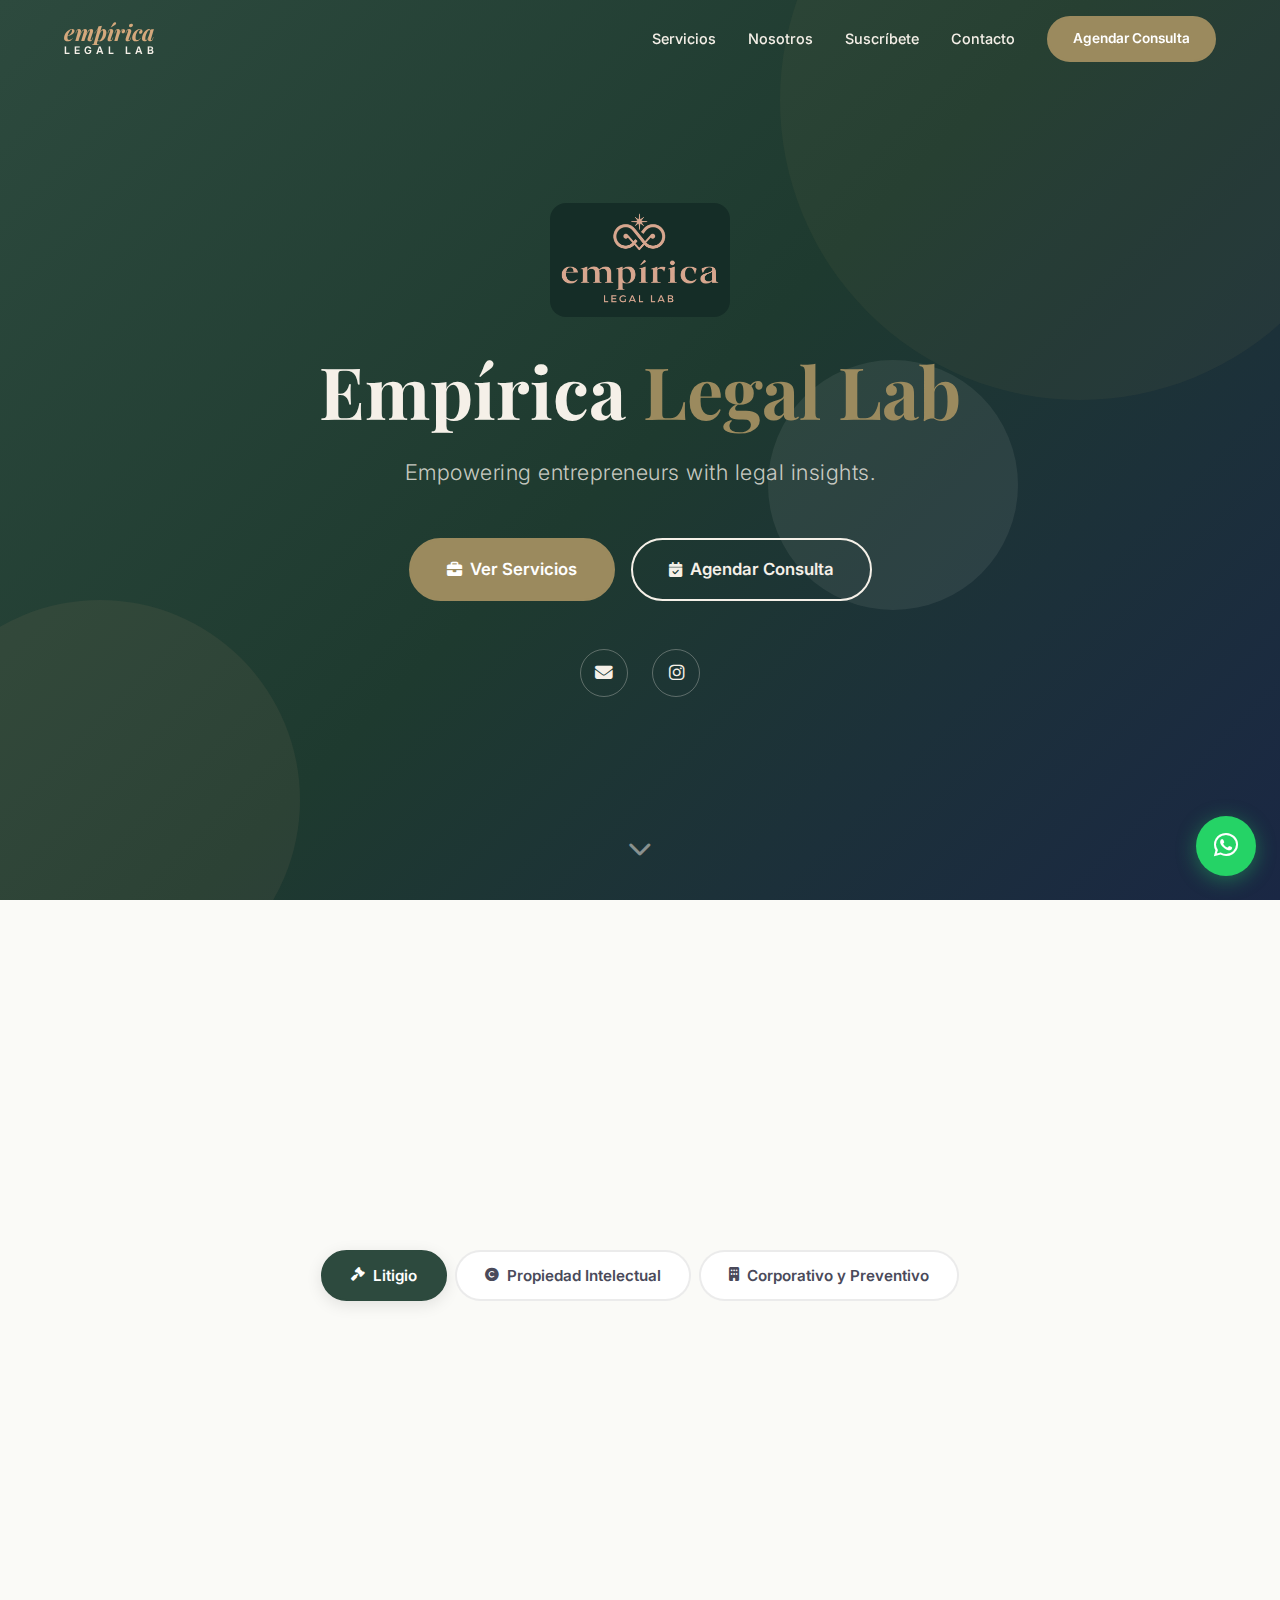
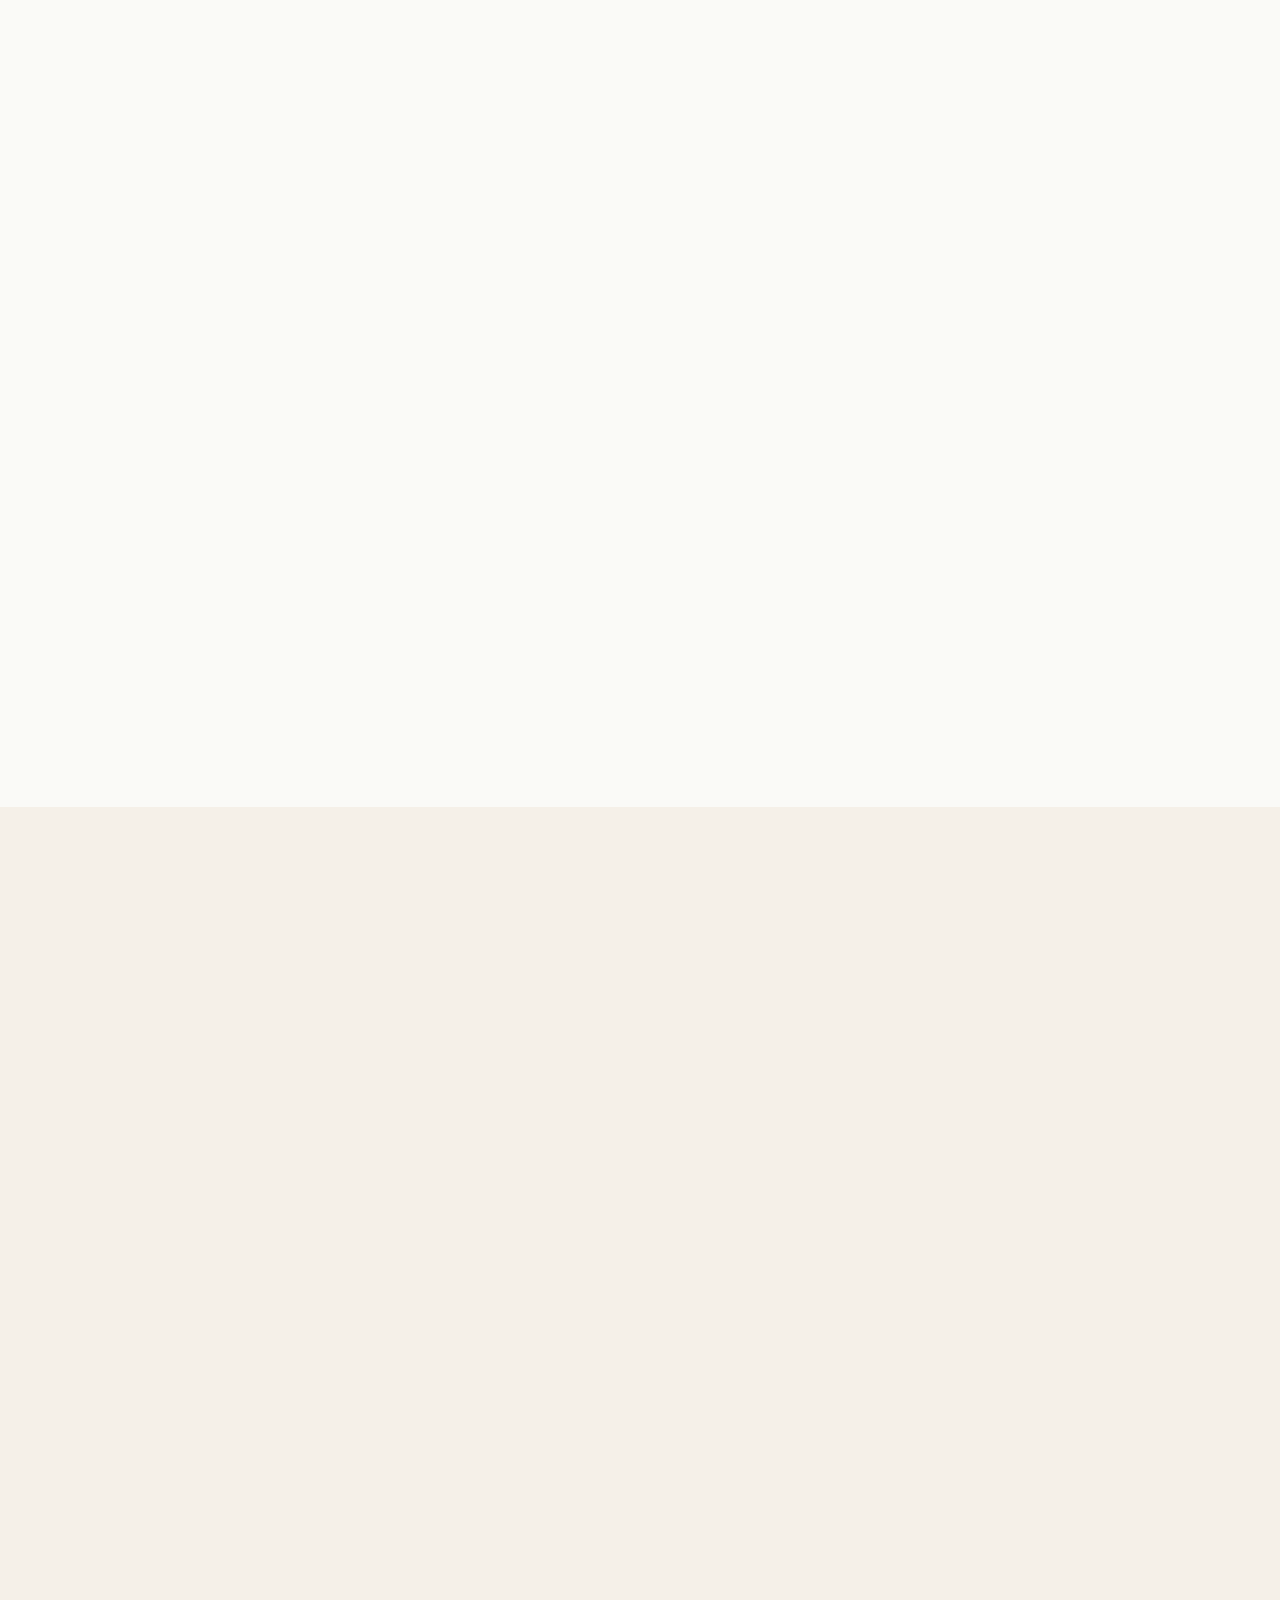
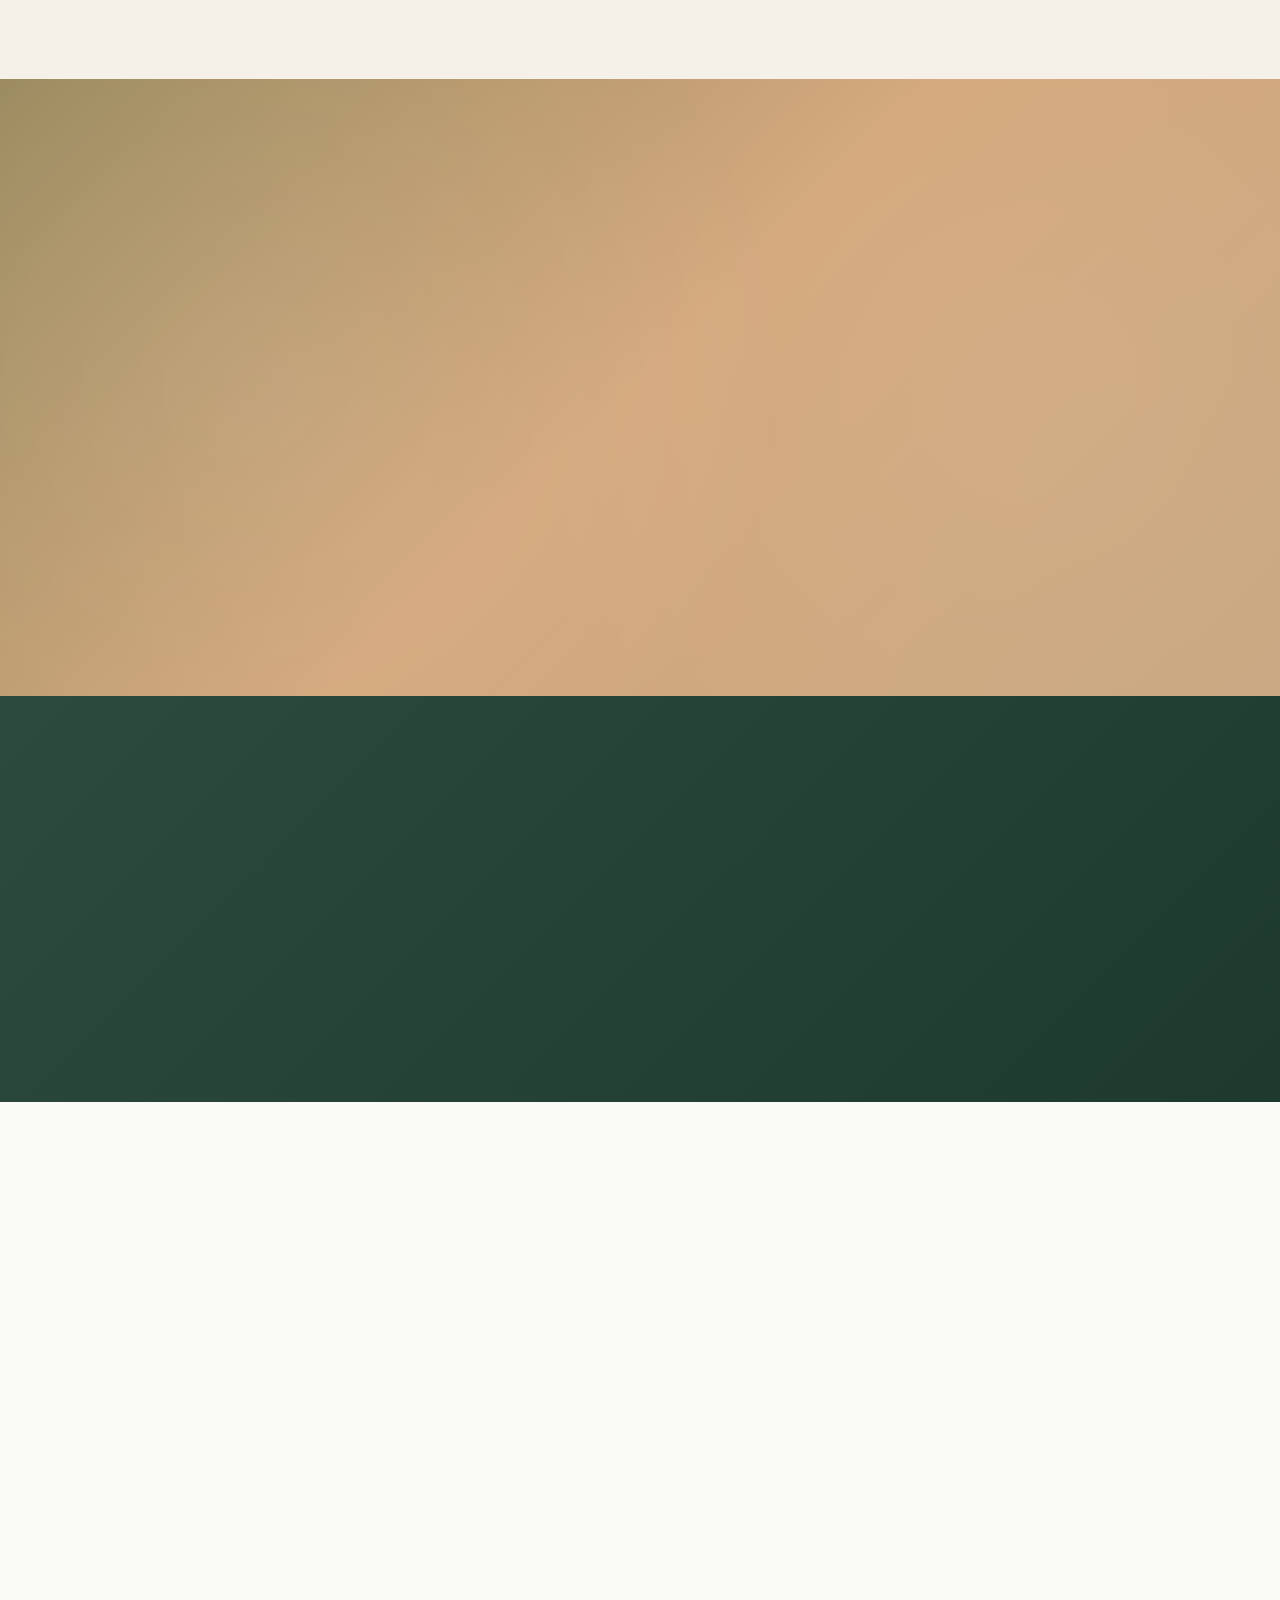
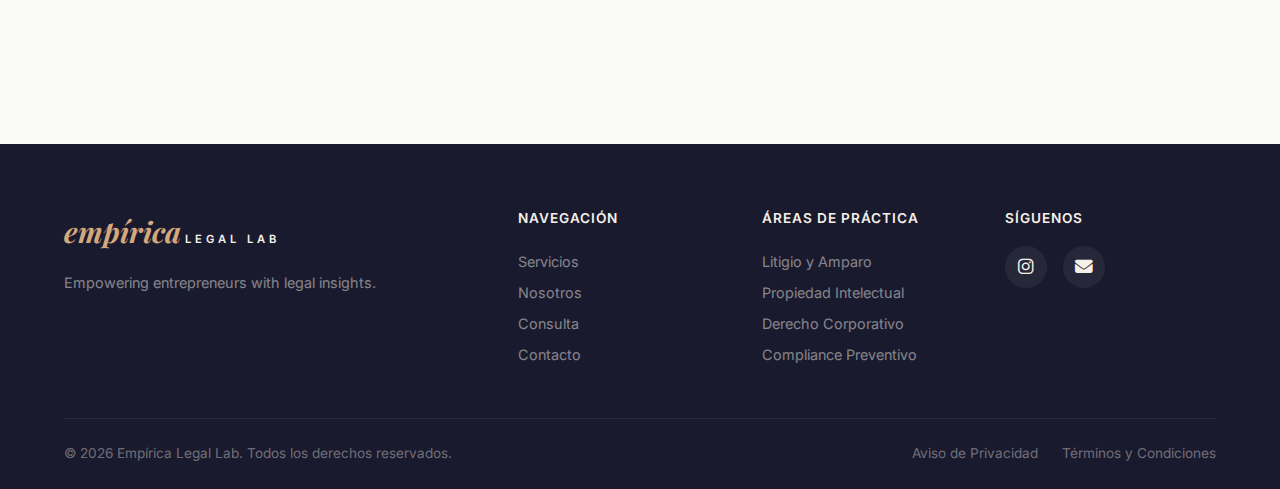
<file: index.html>
<!DOCTYPE html>
<html lang="es">
<head>
    <meta charset="UTF-8">
    <meta name="viewport" content="width=device-width, initial-scale=1.0">
    <title>Empírica Legal Lab — Asesoría Legal para Emprendedores en México</title>
    <meta name="description" content="Empírica Legal Lab: soluciones legales integrales para emprendedores, empresas y corporativos en México. Litigio, propiedad intelectual, derecho corporativo, compliance y fiscalización preventiva para hoteles y empresas. Agenda tu consulta.">
    <meta name="keywords" content="despacho jurídico México, abogados emprendedores, registro de marca IMPI, contratos personalizados, sociedad jurídica, juicio de amparo, litigio México, derechos de autor INDAUTOR, aviso de privacidad, consultoría legal, Empírica Legal Lab, corresponsalías legales, compliance corporativo, fiscalización preventiva, derecho preventivo empresas, derecho corporativo hoteles, mitigación riesgos legales">
    <meta name="author" content="Empírica Legal Lab">
    <meta name="robots" content="index, follow">
    <meta name="googlebot" content="index, follow">
    <link rel="canonical" href="https://empirica.mx/">

    <!-- Open Graph / Facebook -->
    <meta property="og:title" content="Empírica Legal Lab — Asesoría Legal para Emprendedores">
    <meta property="og:description" content="Soluciones legales diseñadas para emprendedores y empresas en crecimiento. Registro de marca, contratos, sociedades, litigio y más.">
    <meta property="og:type" content="website">
    <meta property="og:url" content="https://empirica.mx">
    <meta property="og:image" content="https://empirica.mx/assets/images/logo/og-image.png">
    <meta property="og:locale" content="es_MX">
    <meta property="og:site_name" content="Empírica Legal Lab">

    <!-- Twitter Card -->
    <meta name="twitter:card" content="summary_large_image">
    <meta name="twitter:title" content="Empírica Legal Lab — Asesoría Legal para Emprendedores">
    <meta name="twitter:description" content="Soluciones legales diseñadas para emprendedores y empresas en crecimiento.">
    <meta name="twitter:image" content="https://empirica.mx/assets/images/logo/og-image.png">

    <!-- Favicon -->
    <link rel="icon" type="image/png" href="assets/images/logo/favicon.png">
    <link rel="apple-touch-icon" href="assets/images/logo/apple-touch-icon.png">

    <!-- Google Fonts -->
    <link rel="preconnect" href="https://fonts.googleapis.com">
    <link rel="preconnect" href="https://fonts.gstatic.com" crossorigin>
    <link href="https://fonts.googleapis.com/css2?family=Playfair+Display:ital,wght@0,400;0,600;0,700;1,400&family=Inter:wght@300;400;500;600;700&display=swap" rel="stylesheet">

    <!-- Font Awesome -->
    <link rel="stylesheet" href="https://cdnjs.cloudflare.com/ajax/libs/font-awesome/6.5.1/css/all.min.css">

    <!-- Stylesheet -->
    <link rel="stylesheet" href="css/styles.css">

    <!-- Schema.org Structured Data -->
    <script type="application/ld+json">
    {
        "@context": "https://schema.org",
        "@type": "LegalService",
        "name": "Empírica Legal Lab",
        "description": "Despacho jurídico para emprendedores y corporativos. Litigio, propiedad intelectual, derecho corporativo, compliance y fiscalización preventiva.",
        "url": "https://empirica.mx",
        "logo": "https://empirica.mx/assets/images/logo/logo.png",
        "email": "frida@empirica.mx",
        "telephone": "+529982570828",
        "sameAs": [
            "https://instagram.com/empiricalegalab"
        ],
        "priceRange": "$$",
        "areaServed": {
            "@type": "Country",
            "name": "México"
        },
        "serviceType": [
            "Litigio y Juicio de Amparo",
            "Corresponsalías",
            "Transcripciones Legales",
            "Registro de Marca",
            "Derechos de Autor",
            "Legal English for Real Estate",
            "Compliance y Fiscalización Preventiva",
            "Creación de Sociedades Jurídicas",
            "Contratos Personalizados",
            "Aviso de Privacidad",
            "Consulta Legal Personalizada",
            "Derecho Corporativo y Preventivo"
        ],
        "knowsLanguage": ["es", "en"]
    }
    </script>
</head>
<body>

    <!-- ===================== NAVBAR ===================== -->
    <nav class="navbar" id="navbar">
        <div class="container navbar-inner">
            <a href="#" class="navbar-brand">
                <span class="brand-empirica">empírica</span>
                <span class="brand-legal">LEGAL LAB</span>
            </a>
            <div class="navbar-links" id="nav-links">
                <a href="#servicios">Servicios</a>
                <a href="#nosotros">Nosotros</a>
                <a href="#newsletter">Suscríbete</a>
                <a href="#contacto">Contacto</a>
                <a href="#consulta" class="btn btn-nav">Agendar Consulta</a>
            </div>
            <button class="navbar-toggle" id="nav-toggle" aria-label="Abrir menú">
                <i class="fas fa-bars"></i>
            </button>
        </div>
    </nav>

    <!-- ===================== HERO ===================== -->
    <section class="hero" id="hero">
        <div class="hero-bg-shapes">
            <div class="shape shape-1"></div>
            <div class="shape shape-2"></div>
            <div class="shape shape-3"></div>
        </div>
        <div class="container hero-content">
            <div class="hero-logo-wrapper">
                <img src="assets/images/logo/logo.png" alt="Empírica Legal Lab Logo" class="hero-logo-img"
                     onerror="this.style.display='none'; this.nextElementSibling.style.display='flex';">
            </div>
            <h1 class="hero-title">Empírica <span class="text-gold">Legal Lab</span></h1>
            <p class="hero-tagline">Empowering entrepreneurs with legal insights.</p>
            <div class="hero-ctas">
                <a href="#servicios" class="btn btn-primary btn-lg">
                    <i class="fas fa-briefcase"></i> Ver Servicios
                </a>
                <a href="#consulta" class="btn btn-outline btn-lg">
                    <i class="fas fa-calendar-check"></i> Agendar Consulta
                </a>
            </div>
            <div class="hero-social">
                <a href="mailto:frida@empirica.mx" title="Email" aria-label="Enviar email">
                    <i class="fas fa-envelope"></i>
                </a>
                <a href="https://instagram.com/empiricalegalab" target="_blank" rel="noopener" title="Instagram" aria-label="Instagram">
                    <i class="fab fa-instagram"></i>
                </a>
            </div>
        </div>
        <div class="hero-scroll-indicator">
            <a href="#servicios" aria-label="Ir a servicios">
                <i class="fas fa-chevron-down"></i>
            </a>
        </div>
    </section>

    <!-- ===================== SERVICIOS ===================== -->
    <section class="services" id="servicios">
        <div class="container">
            <div class="section-header">
                <span class="section-tag">Lo que hacemos</span>
                <h2>Nuestros Servicios</h2>
                <p>Soluciones legales integrales para emprendedores, empresas en crecimiento y corporativos</p>
            </div>

            <!-- Category Tabs -->
            <div class="services-tabs" role="tablist">
                <button class="services-tab active" role="tab" aria-selected="true" data-category="litigio">
                    <i class="fas fa-gavel"></i>
                    <span>Litigio</span>
                </button>
                <button class="services-tab" role="tab" aria-selected="false" data-category="propiedad-intelectual">
                    <i class="fas fa-copyright"></i>
                    <span>Propiedad Intelectual</span>
                </button>
                <button class="services-tab" role="tab" aria-selected="false" data-category="corporativo">
                    <i class="fas fa-building"></i>
                    <span>Corporativo y Preventivo</span>
                </button>
            </div>

            <!-- ═══ CATEGORÍA 1: LITIGIO ═══ -->
            <div class="services-category active" id="cat-litigio" role="tabpanel">
                <div class="category-intro">
                    <h3>Litigio y Defensa Legal</h3>
                    <p>Representación estratégica y defensa jurídica con experiencia comprobada en todas las instancias. Protegemos tus derechos con rigor técnico y compromiso absoluto.</p>
                </div>
                <div class="services-grid">

                    <article class="service-card" data-service="litigio" role="button" tabindex="0">
                        <div class="service-card-visual">
                            <img src="assets/images/services/4.jpg" alt="Litigio y Juicio de Amparo" class="service-img"
                                 onerror="this.style.display='none'; this.nextElementSibling.style.display='flex';">
                            <div class="service-icon-bg">
                                <i class="fas fa-gavel"></i>
                            </div>
                            <span class="service-badge badge-service">Servicio Legal</span>
                        </div>
                        <div class="service-card-body">
                            <h3>Litigio / Juicio de Amparo</h3>
                            <p class="service-desc">Defensa y representación legal especializada en juicios de amparo y litigio en todas las instancias.</p>
                            <button class="btn btn-gold btn-service-detail">
                                Más Información <i class="fas fa-arrow-right"></i>
                            </button>
                        </div>
                    </article>

                    <article class="service-card" data-service="corresponsalias" role="button" tabindex="0">
                        <div class="service-card-visual">
                            <img src="assets/images/services/3.jpg" alt="Corresponsalías" class="service-img"
                                 onerror="this.style.display='none'; this.nextElementSibling.style.display='flex';">
                            <div class="service-icon-bg">
                                <i class="fas fa-handshake"></i>
                            </div>
                            <span class="service-badge badge-subscription">Suscripción Mensual</span>
                        </div>
                        <div class="service-card-body">
                            <h3>Corresponsalías</h3>
                            <p class="service-desc">Representación legal en diferentes estados de la República Mexicana con seguimiento continuo.</p>
                            <button class="btn btn-gold btn-service-detail">
                                Más Información <i class="fas fa-arrow-right"></i>
                            </button>
                        </div>
                    </article>

                    <article class="service-card" data-service="transcripciones" role="button" tabindex="0">
                        <div class="service-card-visual">
                            <img src="assets/images/services/2.jpg" alt="Transcripciones de Audio y Audiencias" class="service-img"
                                 onerror="this.style.display='none'; this.nextElementSibling.style.display='flex';">
                            <div class="service-icon-bg">
                                <i class="fas fa-microphone-lines"></i>
                            </div>
                            <span class="service-badge badge-digital">Producto Digital</span>
                        </div>
                        <div class="service-card-body">
                            <h3>Transcripciones de Audio &amp; Audiencias</h3>
                            <p class="service-desc">Transcripción profesional de audiencias judiciales y grabaciones de audio legal.</p>
                            <button class="btn btn-gold btn-service-detail">
                                Más Información <i class="fas fa-arrow-right"></i>
                            </button>
                        </div>
                    </article>

                </div>
            </div>

            <!-- ═══ CATEGORÍA 2: PROPIEDAD INTELECTUAL ═══ -->
            <div class="services-category" id="cat-propiedad-intelectual" role="tabpanel">
                <div class="category-intro">
                    <h3>Derechos de Autor y Propiedad Industrial</h3>
                    <p>Protegemos tus creaciones, tu marca y tu identidad comercial. Registro, defensa y asesoría integral ante IMPI e INDAUTOR para blindar el valor intangible de tu negocio.</p>
                </div>
                <div class="services-grid">

                    <article class="service-card" data-service="registro-marca" role="button" tabindex="0">
                        <div class="service-card-visual">
                            <img src="assets/images/services/7.jpg" alt="Registro de Marca" class="service-img"
                                 onerror="this.style.display='none'; this.nextElementSibling.style.display='flex';">
                            <div class="service-icon-bg">
                                <i class="fas fa-registered"></i>
                            </div>
                            <span class="service-badge badge-service">Servicio Legal</span>
                        </div>
                        <div class="service-card-body">
                            <h3>Registro de Marca</h3>
                            <p class="service-desc">Protege tu identidad de marca ante el IMPI con búsqueda de disponibilidad y seguimiento completo.</p>
                            <button class="btn btn-gold btn-service-detail">
                                Más Información <i class="fas fa-arrow-right"></i>
                            </button>
                        </div>
                    </article>

                    <article class="service-card" data-service="derechos-autor" role="button" tabindex="0">
                        <div class="service-card-visual">
                            <img src="assets/images/services/9.jpg" alt="Derechos de Autor" class="service-img"
                                 onerror="this.style.display='none'; this.nextElementSibling.style.display='flex';">
                            <div class="service-icon-bg">
                                <i class="fas fa-copyright"></i>
                            </div>
                            <span class="service-badge badge-service">Servicio Legal</span>
                        </div>
                        <div class="service-card-body">
                            <h3>Derechos de Autor</h3>
                            <p class="service-desc">Registro y protección de obras artísticas, literarias, musicales y de software ante INDAUTOR.</p>
                            <button class="btn btn-gold btn-service-detail">
                                Más Información <i class="fas fa-arrow-right"></i>
                            </button>
                        </div>
                    </article>

                    <article class="service-card" data-service="legal-english" role="button" tabindex="0">
                        <div class="service-card-visual">
                            <img src="assets/images/services/1.jpg" alt="Legal English for Real Estate" class="service-img"
                                 onerror="this.style.display='none'; this.nextElementSibling.style.display='flex';">
                            <div class="service-icon-bg">
                                <i class="fas fa-language"></i>
                            </div>
                            <span class="service-badge badge-digital">Producto Digital</span>
                        </div>
                        <div class="service-card-body">
                            <h3>Legal English for Real Estate</h3>
                            <p class="service-desc">Material educativo sobre terminología legal en inglés para transacciones inmobiliarias.</p>
                            <button class="btn btn-gold btn-service-detail">
                                Más Información <i class="fas fa-arrow-right"></i>
                            </button>
                        </div>
                    </article>

                </div>
            </div>

            <!-- ═══ CATEGORÍA 3: CORPORATIVO Y PREVENTIVO ═══ -->
            <div class="services-category" id="cat-corporativo" role="tabpanel">
                <div class="category-intro category-intro-enterprise">
                    <div class="enterprise-badge"><i class="fas fa-shield-halved"></i> Servicio Empresarial</div>
                    <h3>Derecho Corporativo y Preventivo</h3>
                    <p>Nuestro equipo cuenta con socios que han trabajado internamente en la mitigación de riesgos de empresas de talla transnacional. Diseñamos estrategias de cumplimiento normativo y prevención jurídica para que su empresa opere con certeza legal y ventaja competitiva.</p>
                </div>

                <!-- Enterprise CTA Banner -->
                <div class="enterprise-banner">
                    <div class="enterprise-banner-content">
                        <div class="enterprise-banner-icon">
                            <i class="fas fa-building-shield"></i>
                        </div>
                        <div class="enterprise-banner-text">
                            <h4>Programa de Prevención y Fiscalización para Corporativos</h4>
                            <p>Dirigido a directores generales, directores jurídicos y propietarios de hoteles y empresas que buscan mitigar riesgos regulatorios, fiscales y administrativos antes de que se conviertan en contingencias.</p>
                        </div>
                        <a href="https://wa.me/529982570828?text=Hola%2C%20me%20interesa%20conocer%20el%20programa%20de%20derecho%20preventivo%20y%20fiscalizaci%C3%B3n%20para%20corporativos%20de%20Emp%C3%ADrica%20Legal%20Lab." class="btn btn-primary" target="_blank" rel="noopener">
                            <i class="fab fa-whatsapp"></i> Solicitar Información
                        </a>
                    </div>
                </div>

                <div class="services-grid">

                    <article class="service-card service-card-enterprise" data-service="compliance-preventivo" role="button" tabindex="0">
                        <div class="service-card-visual service-visual-enterprise">
                            <div class="service-icon-bg">
                                <i class="fas fa-scale-balanced"></i>
                            </div>
                            <span class="service-badge badge-enterprise">Empresarial</span>
                        </div>
                        <div class="service-card-body">
                            <h3>Compliance y Fiscalización Preventiva</h3>
                            <p class="service-desc">Auditorías preventivas, análisis de riesgos regulatorios y estrategias de cumplimiento normativo en materia fiscal, administrativa, laboral y de protección de datos para hoteles y corporativos.</p>
                            <button class="btn btn-gold btn-service-detail">
                                Más Información <i class="fas fa-arrow-right"></i>
                            </button>
                        </div>
                    </article>

                    <article class="service-card" data-service="sociedad-juridica" role="button" tabindex="0">
                        <div class="service-card-visual">
                            <img src="assets/images/services/8.jpg" alt="Creación de Sociedad Jurídica Express" class="service-img"
                                 onerror="this.style.display='none'; this.nextElementSibling.style.display='flex';">
                            <div class="service-icon-bg">
                                <i class="fas fa-building-columns"></i>
                            </div>
                            <span class="service-badge badge-service">Servicio Legal</span>
                        </div>
                        <div class="service-card-body">
                            <h3>Creación de Sociedad Jurídica Express</h3>
                            <p class="service-desc">Constitución rápida de tu sociedad mercantil con acta constitutiva y trámites incluidos.</p>
                            <button class="btn btn-gold btn-service-detail">
                                Más Información <i class="fas fa-arrow-right"></i>
                            </button>
                        </div>
                    </article>

                    <article class="service-card" data-service="contratos" role="button" tabindex="0">
                        <div class="service-card-visual">
                            <img src="assets/images/services/10.jpg" alt="Contratos Personalizados" class="service-img"
                                 onerror="this.style.display='none'; this.nextElementSibling.style.display='flex';">
                            <div class="service-icon-bg">
                                <i class="fas fa-file-signature"></i>
                            </div>
                            <span class="service-badge badge-service">Servicio Legal</span>
                        </div>
                        <div class="service-card-body">
                            <h3>Contratos Personalizados</h3>
                            <p class="service-desc">Redacción de contratos a la medida: mercantiles, civiles, laborales, arrendamiento y más.</p>
                            <button class="btn btn-gold btn-service-detail">
                                Más Información <i class="fas fa-arrow-right"></i>
                            </button>
                        </div>
                    </article>

                    <article class="service-card" data-service="aviso-privacidad" role="button" tabindex="0">
                        <div class="service-card-visual">
                            <img src="assets/images/services/5.jpg" alt="Aviso de Privacidad" class="service-img"
                                 onerror="this.style.display='none'; this.nextElementSibling.style.display='flex';">
                            <div class="service-icon-bg">
                                <i class="fas fa-shield-halved"></i>
                            </div>
                            <span class="service-badge badge-service">Servicio Legal</span>
                        </div>
                        <div class="service-card-body">
                            <h3>Aviso de Privacidad</h3>
                            <p class="service-desc">Elaboración de avisos de privacidad conforme a la Ley Federal de Protección de Datos Personales.</p>
                            <button class="btn btn-gold btn-service-detail">
                                Más Información <i class="fas fa-arrow-right"></i>
                            </button>
                        </div>
                    </article>

                </div>
            </div>

            <!-- Consulta Personalizada — CTA transversal -->
            <div class="services-consulta-cta">
                <div class="consulta-cta-inner">
                    <div class="consulta-cta-icon">
                        <i class="fas fa-comments"></i>
                    </div>
                    <div class="consulta-cta-text">
                        <h3>Consulta Personalizada</h3>
                        <p>Sesión de 60 minutos donde analizamos tu caso y definimos la mejor estrategia legal para tu proyecto o empresa.</p>
                    </div>
                    <button class="btn btn-gold btn-consulta-cta" data-service="consulta" role="button" tabindex="0">
                        Agendar Consulta <i class="fas fa-arrow-right"></i>
                    </button>
                </div>
            </div>

        </div>
    </section>

    <!-- ===================== NOSOTROS ===================== -->
    <section class="about" id="nosotros">
        <div class="container">
            <div class="about-grid">
                <div class="about-content">
                    <span class="section-tag">Sobre Nosotros</span>
                    <h2>Tu aliado legal <span class="text-gold">estratégico</span></h2>
                    <p>En <strong>Empírica Legal Lab</strong> combinamos experiencia jurídica con un enfoque fresco e innovador para acompañar a emprendedores y empresas en cada etapa de su crecimiento.</p>
                    <p>Creemos que el derecho debe ser una herramienta accesible, clara y poderosa para impulsar tus proyectos. No somos el típico despacho — somos tu laboratorio legal.</p>
                    <div class="about-stats">
                        <div class="stat">
                            <span class="stat-number">10+</span>
                            <span class="stat-label">Servicios legales</span>
                        </div>
                        <div class="stat">
                            <span class="stat-number">100%</span>
                            <span class="stat-label">Enfoque digital</span>
                        </div>
                        <div class="stat">
                            <span class="stat-number">24h</span>
                            <span class="stat-label">Tiempo de respuesta</span>
                        </div>
                    </div>
                </div>
                <div class="about-visual">
                    <div class="about-image-placeholder">
                        <img src="assets/images/hero/about-photo.jpg" alt="Equipo Empírica Legal Lab"
                             onerror="this.style.display='none'; this.nextElementSibling.style.display='flex';">
                        <div class="image-fallback">
                            <i class="fas fa-scale-balanced"></i>
                            <span>Coloca tu foto aquí</span>
                            <small>assets/images/hero/about-photo.jpg</small>
                        </div>
                    </div>
                </div>
            </div>
        </div>
    </section>

    <!-- ===================== CTA CONSULTA ===================== -->
    <section class="cta-section" id="consulta">
        <div class="cta-bg-pattern"></div>
        <div class="container cta-content">
            <div class="cta-icon">
                <i class="fas fa-star"></i>
            </div>
            <h2>Agenda tu Consulta Personalizada</h2>
            <p>Reserva una sesión de 60 minutos y creemos algo asombroso juntos. Analizamos tu caso, resolvemos tus dudas y definimos la estrategia legal ideal para tu proyecto.</p>
            <a href="https://wa.me/529982570828?text=Hola%2C%20me%20gustar%C3%ADa%20agendar%20una%20consulta%20personalizada%20con%20Emp%C3%ADrica%20Legal%20Lab." class="btn btn-primary btn-lg" target="_blank" rel="noopener">
                <i class="fab fa-whatsapp"></i> Agendar por WhatsApp
            </a>
            <p class="cta-note">Respuesta en menos de 24 horas</p>
        </div>
    </section>

    <!-- ===================== NEWSLETTER ===================== -->
    <section class="newsletter" id="newsletter">
        <div class="container">
            <div class="newsletter-inner">
                <div class="newsletter-text">
                    <span class="section-tag section-tag-light">Mantente informado</span>
                    <h2>Suscríbete para conocer tips y promociones</h2>
                    <p>Elevemos tu negocio. Recibe asesoría exclusiva, consejos legales y todo lo que necesitas saber directo a tu inbox.</p>
                </div>
                <form class="newsletter-form" id="newsletter-form">
                    <div class="form-group">
                        <input type="text" name="first_name" placeholder="Tu nombre" required aria-label="Nombre">
                    </div>
                    <div class="form-group">
                        <input type="email" name="email" placeholder="Tu email" required aria-label="Email">
                    </div>
                    <button type="submit" class="btn btn-primary btn-block">
                        <i class="fas fa-paper-plane"></i> ¡Suscríbeme!
                    </button>
                    <div class="form-success" id="newsletter-success">
                        <i class="fas fa-check-circle"></i> ¡Te has suscrito exitosamente!
                    </div>
                </form>
            </div>
        </div>
    </section>

    <!-- ===================== CONTACTO ===================== -->
    <section class="contact" id="contacto">
        <div class="container">
            <div class="section-header">
                <span class="section-tag">Hablemos</span>
                <h2>Contacto</h2>
                <p>¿Tienes preguntas? Estamos aquí para ayudarte</p>
            </div>
            <div class="contact-grid">
                <a href="mailto:frida@empirica.mx" class="contact-card">
                    <div class="contact-card-icon">
                        <i class="fas fa-envelope"></i>
                    </div>
                    <h3>Email</h3>
                    <p>frida@empirica.mx</p>
                </a>
                <a href="https://instagram.com/empiricalegalab" target="_blank" rel="noopener" class="contact-card">
                    <div class="contact-card-icon">
                        <i class="fab fa-instagram"></i>
                    </div>
                    <h3>Instagram</h3>
                    <p>@empiricalegalab</p>
                </a>
                <a href="https://wa.me/529982570828?text=Hola%2C%20me%20interesa%20conocer%20m%C3%A1s%20sobre%20los%20servicios%20de%20Emp%C3%ADrica%20Legal%20Lab." target="_blank" rel="noopener" class="contact-card">
                    <div class="contact-card-icon">
                        <i class="fab fa-whatsapp"></i>
                    </div>
                    <h3>WhatsApp</h3>
                    <p>+52 998 257 08 28</p>
                </a>
            </div>
        </div>
    </section>

    <!-- ===================== FOOTER ===================== -->
    <footer class="footer">
        <div class="container">
            <div class="footer-top">
                <div class="footer-brand">
                    <span class="brand-empirica">empírica</span>
                    <span class="brand-legal">LEGAL LAB</span>
                    <p class="footer-tagline">Empowering entrepreneurs with legal insights.</p>
                </div>
                <div class="footer-links">
                    <h4>Navegación</h4>
                    <a href="#servicios">Servicios</a>
                    <a href="#nosotros">Nosotros</a>
                    <a href="#consulta">Consulta</a>
                    <a href="#contacto">Contacto</a>
                </div>
                <div class="footer-links">
                    <h4>Áreas de Práctica</h4>
                    <a href="#servicios">Litigio y Amparo</a>
                    <a href="#servicios">Propiedad Intelectual</a>
                    <a href="#servicios">Derecho Corporativo</a>
                    <a href="#servicios">Compliance Preventivo</a>
                </div>
                <div class="footer-social">
                    <h4>Síguenos</h4>
                    <div class="social-icons">
                        <a href="https://instagram.com/empiricalegalab" target="_blank" rel="noopener" aria-label="Instagram">
                            <i class="fab fa-instagram"></i>
                        </a>
                        <a href="mailto:frida@empirica.mx" aria-label="Email">
                            <i class="fas fa-envelope"></i>
                        </a>
                    </div>
                </div>
            </div>
            <div class="footer-bottom">
                <p>&copy; 2026 Empírica Legal Lab. Todos los derechos reservados.</p>
                <div class="footer-bottom-links">
                    <a href="aviso-de-privacidad.html">Aviso de Privacidad</a>
                    <a href="terminos-y-condiciones.html">Términos y Condiciones</a>
                </div>
            </div>
        </div>
    </footer>

    <!-- ===================== MODAL SUSCRIPCIÓN ===================== -->
    <div class="modal-overlay" id="subscribe-modal" role="dialog" aria-modal="true" aria-labelledby="modal-title">
        <div class="modal">
            <button class="modal-close" id="modal-close" aria-label="Cerrar">&times;</button>
            <div class="modal-icon">
                <i class="fas fa-rocket"></i>
            </div>
            <h3 id="modal-title">¿Quieres saber qué es lo que viene?</h3>
            <p class="modal-subtitle">¡Lleva tu negocio al siguiente nivel!</p>
            <p>Suscríbete ahora para recibir asesoría exclusiva, consejos y todo lo que necesitas saber.</p>
            <form class="modal-form" id="modal-form">
                <input type="email" name="email" placeholder="Tu email" required aria-label="Email para suscripción">
                <button type="submit" class="btn btn-primary btn-block">¡Suscríbeme!</button>
            </form>
            <p class="modal-disclaimer">Sin spam. Cancela cuando quieras.</p>
        </div>
    </div>

    <!-- ===================== MODAL DETALLE SERVICIO ===================== -->
    <div class="modal-overlay" id="service-modal" role="dialog" aria-modal="true" aria-labelledby="service-modal-title">
        <div class="modal modal-service">
            <button class="modal-close" id="service-modal-close" aria-label="Cerrar">&times;</button>
            <div class="service-detail" id="service-detail">
                <!-- Populated by JS -->
            </div>
        </div>
    </div>

    <!-- ===================== WHATSAPP FLOAT ===================== -->
    <a href="https://wa.me/529982570828?text=Hola%2C%20me%20interesa%20conocer%20m%C3%A1s%20sobre%20los%20servicios%20de%20Emp%C3%ADrica%20Legal%20Lab." class="whatsapp-float" target="_blank" rel="noopener"
       title="Contáctanos por WhatsApp" aria-label="WhatsApp">
        <i class="fab fa-whatsapp"></i>
    </a>

    <!-- Scripts -->
    <script src="js/main.js"></script>
</body>
</html>
</file>
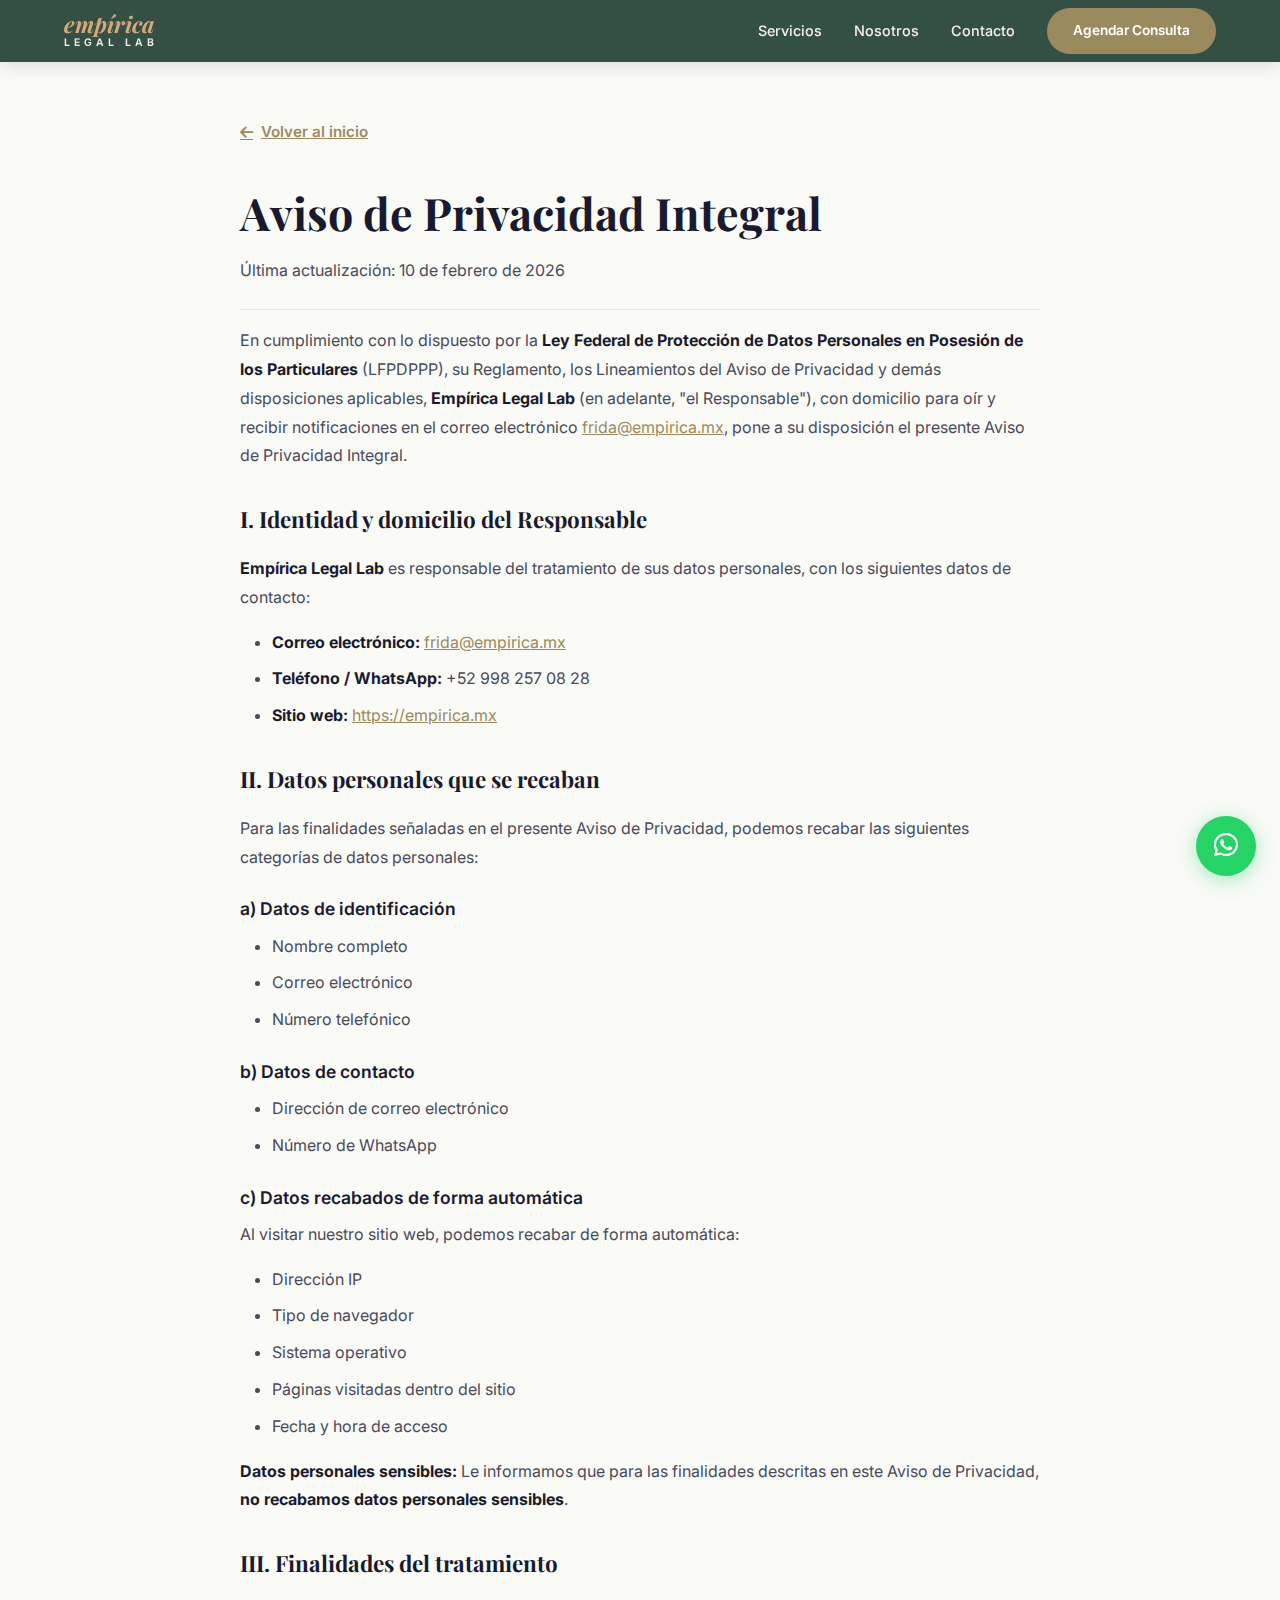
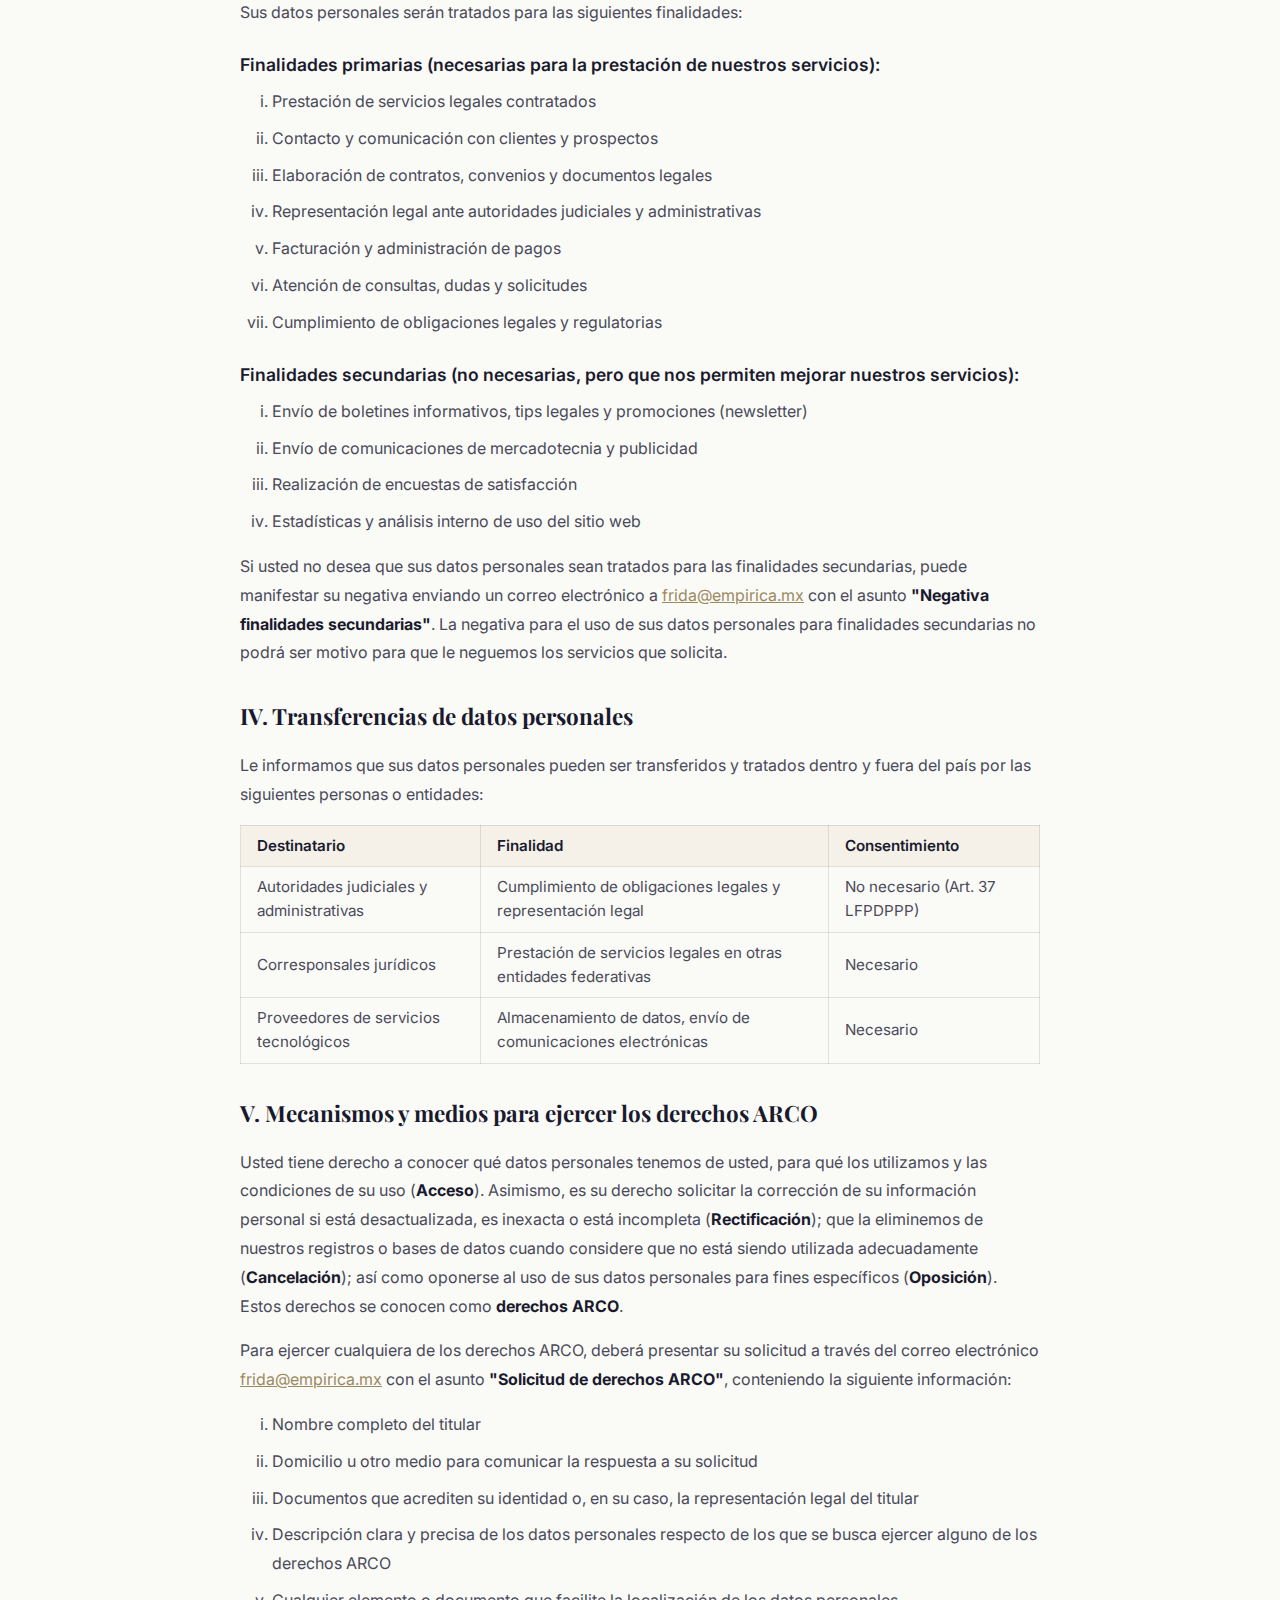
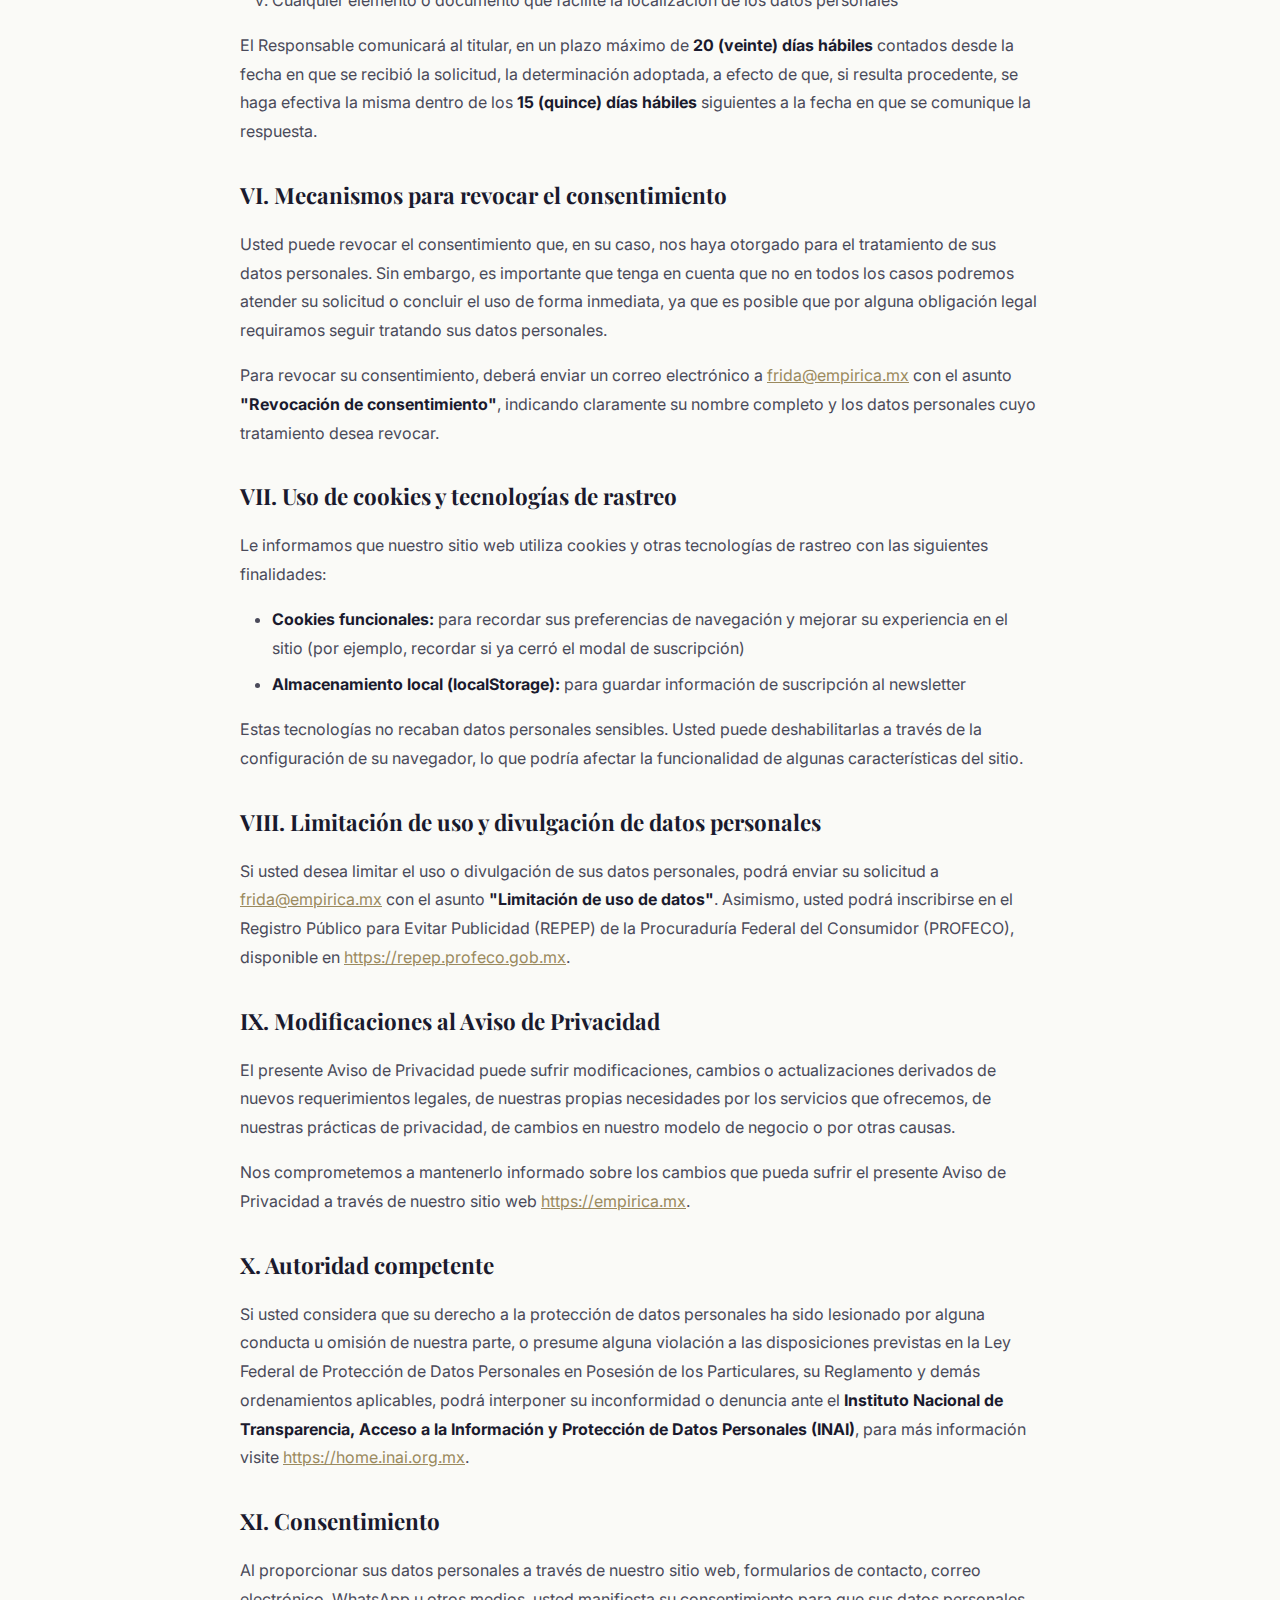
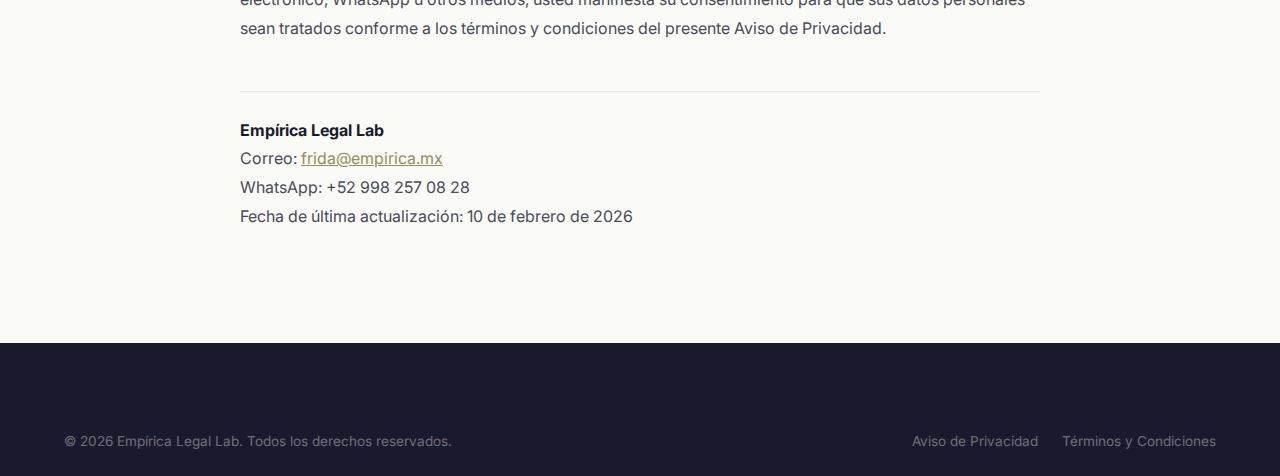
<file: aviso-de-privacidad.html>
<!DOCTYPE html>
<html lang="es">
<head>
    <meta charset="UTF-8">
    <meta name="viewport" content="width=device-width, initial-scale=1.0">
    <title>Aviso de Privacidad — Empírica Legal Lab</title>
    <meta name="description" content="Aviso de Privacidad Integral de Empírica Legal Lab conforme a la Ley Federal de Protección de Datos Personales en Posesión de los Particulares.">
    <meta name="robots" content="index, follow">
    <link rel="canonical" href="https://empirica.mx/aviso-de-privacidad.html">

    <link rel="icon" type="image/png" href="assets/images/logo/favicon.png">
    <link rel="preconnect" href="https://fonts.googleapis.com">
    <link rel="preconnect" href="https://fonts.gstatic.com" crossorigin>
    <link href="https://fonts.googleapis.com/css2?family=Playfair+Display:ital,wght@0,400;0,600;0,700;1,400&family=Inter:wght@300;400;500;600;700&display=swap" rel="stylesheet">
    <link rel="stylesheet" href="https://cdnjs.cloudflare.com/ajax/libs/font-awesome/6.5.1/css/all.min.css">
    <link rel="stylesheet" href="css/styles.css">
    <style>
        .legal-page { padding: 120px 0 var(--spacing-4xl); background: var(--color-bg); }
        .legal-content { max-width: 800px; margin: 0 auto; }
        .legal-content h1 {
            font-family: var(--font-serif);
            font-size: clamp(2rem, 4vw, 2.8rem);
            color: var(--color-text-dark);
            margin-bottom: var(--spacing-sm);
        }
        .legal-date {
            font-size: 0.9rem;
            color: var(--color-text-mid);
            margin-bottom: var(--spacing-2xl);
            padding-bottom: var(--spacing-lg);
            border-bottom: 1px solid rgba(0,0,0,0.08);
        }
        .legal-content h2 {
            font-family: var(--font-serif);
            font-size: 1.4rem;
            color: var(--color-text-dark);
            margin-top: var(--spacing-xl);
            margin-bottom: var(--spacing-md);
        }
        .legal-content h3 {
            font-family: var(--font-sans);
            font-size: 1.1rem;
            font-weight: 600;
            color: var(--color-text-dark);
            margin-top: var(--spacing-lg);
            margin-bottom: var(--spacing-sm);
        }
        .legal-content p, .legal-content li {
            font-size: 1rem;
            color: var(--color-text-mid);
            line-height: 1.8;
            margin-bottom: var(--spacing-md);
        }
        .legal-content ul, .legal-content ol {
            list-style: disc;
            padding-left: var(--spacing-xl);
            margin-bottom: var(--spacing-md);
        }
        .legal-content ol { list-style: lower-roman; }
        .legal-content li { margin-bottom: var(--spacing-sm); }
        .legal-content a { color: var(--color-gold); text-decoration: underline; }
        .legal-content a:hover { color: var(--color-gold-light); }
        .legal-content strong { color: var(--color-text-dark); }
        .legal-back {
            display: inline-flex;
            align-items: center;
            gap: var(--spacing-sm);
            margin-bottom: var(--spacing-xl);
            color: var(--color-gold);
            font-weight: 600;
            font-size: 0.95rem;
        }
        .legal-back:hover { color: var(--color-gold-light); }
        .legal-table { width: 100%; border-collapse: collapse; margin-bottom: var(--spacing-lg); }
        .legal-table th, .legal-table td {
            text-align: left;
            padding: var(--spacing-sm) var(--spacing-md);
            border: 1px solid rgba(0,0,0,0.1);
            font-size: 0.95rem;
            color: var(--color-text-mid);
        }
        .legal-table th {
            background: var(--color-cream);
            color: var(--color-text-dark);
            font-weight: 600;
        }
    </style>
</head>
<body>

    <!-- NAVBAR -->
    <nav class="navbar scrolled" id="navbar">
        <div class="container navbar-inner">
            <a href="index.html" class="navbar-brand">
                <span class="brand-empirica">empírica</span>
                <span class="brand-legal">LEGAL LAB</span>
            </a>
            <div class="navbar-links" id="nav-links">
                <a href="index.html#servicios">Servicios</a>
                <a href="index.html#nosotros">Nosotros</a>
                <a href="index.html#contacto">Contacto</a>
                <a href="index.html#consulta" class="btn btn-nav">Agendar Consulta</a>
            </div>
            <button class="navbar-toggle" id="nav-toggle" aria-label="Abrir menú">
                <i class="fas fa-bars"></i>
            </button>
        </div>
    </nav>

    <!-- CONTENIDO -->
    <section class="legal-page">
        <div class="container">
            <div class="legal-content">

                <a href="index.html" class="legal-back"><i class="fas fa-arrow-left"></i> Volver al inicio</a>

                <h1>Aviso de Privacidad Integral</h1>
                <p class="legal-date">Última actualización: 10 de febrero de 2026</p>

                <p>En cumplimiento con lo dispuesto por la <strong>Ley Federal de Protección de Datos Personales en Posesión de los Particulares</strong> (LFPDPPP), su Reglamento, los Lineamientos del Aviso de Privacidad y demás disposiciones aplicables, <strong>Empírica Legal Lab</strong> (en adelante, "el Responsable"), con domicilio para oír y recibir notificaciones en el correo electrónico <a href="mailto:frida@empirica.mx">frida@empirica.mx</a>, pone a su disposición el presente Aviso de Privacidad Integral.</p>

                <h2>I. Identidad y domicilio del Responsable</h2>
                <p><strong>Empírica Legal Lab</strong> es responsable del tratamiento de sus datos personales, con los siguientes datos de contacto:</p>
                <ul>
                    <li><strong>Correo electrónico:</strong> <a href="mailto:frida@empirica.mx">frida@empirica.mx</a></li>
                    <li><strong>Teléfono / WhatsApp:</strong> +52 998 257 08 28</li>
                    <li><strong>Sitio web:</strong> <a href="https://empirica.mx">https://empirica.mx</a></li>
                </ul>

                <h2>II. Datos personales que se recaban</h2>
                <p>Para las finalidades señaladas en el presente Aviso de Privacidad, podemos recabar las siguientes categorías de datos personales:</p>

                <h3>a) Datos de identificación</h3>
                <ul>
                    <li>Nombre completo</li>
                    <li>Correo electrónico</li>
                    <li>Número telefónico</li>
                </ul>

                <h3>b) Datos de contacto</h3>
                <ul>
                    <li>Dirección de correo electrónico</li>
                    <li>Número de WhatsApp</li>
                </ul>

                <h3>c) Datos recabados de forma automática</h3>
                <p>Al visitar nuestro sitio web, podemos recabar de forma automática:</p>
                <ul>
                    <li>Dirección IP</li>
                    <li>Tipo de navegador</li>
                    <li>Sistema operativo</li>
                    <li>Páginas visitadas dentro del sitio</li>
                    <li>Fecha y hora de acceso</li>
                </ul>

                <p><strong>Datos personales sensibles:</strong> Le informamos que para las finalidades descritas en este Aviso de Privacidad, <strong>no recabamos datos personales sensibles</strong>.</p>

                <h2>III. Finalidades del tratamiento</h2>
                <p>Sus datos personales serán tratados para las siguientes finalidades:</p>

                <h3>Finalidades primarias (necesarias para la prestación de nuestros servicios):</h3>
                <ol>
                    <li>Prestación de servicios legales contratados</li>
                    <li>Contacto y comunicación con clientes y prospectos</li>
                    <li>Elaboración de contratos, convenios y documentos legales</li>
                    <li>Representación legal ante autoridades judiciales y administrativas</li>
                    <li>Facturación y administración de pagos</li>
                    <li>Atención de consultas, dudas y solicitudes</li>
                    <li>Cumplimiento de obligaciones legales y regulatorias</li>
                </ol>

                <h3>Finalidades secundarias (no necesarias, pero que nos permiten mejorar nuestros servicios):</h3>
                <ol>
                    <li>Envío de boletines informativos, tips legales y promociones (newsletter)</li>
                    <li>Envío de comunicaciones de mercadotecnia y publicidad</li>
                    <li>Realización de encuestas de satisfacción</li>
                    <li>Estadísticas y análisis interno de uso del sitio web</li>
                </ol>

                <p>Si usted no desea que sus datos personales sean tratados para las finalidades secundarias, puede manifestar su negativa enviando un correo electrónico a <a href="mailto:frida@empirica.mx">frida@empirica.mx</a> con el asunto <strong>"Negativa finalidades secundarias"</strong>. La negativa para el uso de sus datos personales para finalidades secundarias no podrá ser motivo para que le neguemos los servicios que solicita.</p>

                <h2>IV. Transferencias de datos personales</h2>
                <p>Le informamos que sus datos personales pueden ser transferidos y tratados dentro y fuera del país por las siguientes personas o entidades:</p>

                <table class="legal-table">
                    <thead>
                        <tr>
                            <th>Destinatario</th>
                            <th>Finalidad</th>
                            <th>Consentimiento</th>
                        </tr>
                    </thead>
                    <tbody>
                        <tr>
                            <td>Autoridades judiciales y administrativas</td>
                            <td>Cumplimiento de obligaciones legales y representación legal</td>
                            <td>No necesario (Art. 37 LFPDPPP)</td>
                        </tr>
                        <tr>
                            <td>Corresponsales jurídicos</td>
                            <td>Prestación de servicios legales en otras entidades federativas</td>
                            <td>Necesario</td>
                        </tr>
                        <tr>
                            <td>Proveedores de servicios tecnológicos</td>
                            <td>Almacenamiento de datos, envío de comunicaciones electrónicas</td>
                            <td>Necesario</td>
                        </tr>
                    </tbody>
                </table>

                <h2>V. Mecanismos y medios para ejercer los derechos ARCO</h2>
                <p>Usted tiene derecho a conocer qué datos personales tenemos de usted, para qué los utilizamos y las condiciones de su uso (<strong>Acceso</strong>). Asimismo, es su derecho solicitar la corrección de su información personal si está desactualizada, es inexacta o está incompleta (<strong>Rectificación</strong>); que la eliminemos de nuestros registros o bases de datos cuando considere que no está siendo utilizada adecuadamente (<strong>Cancelación</strong>); así como oponerse al uso de sus datos personales para fines específicos (<strong>Oposición</strong>). Estos derechos se conocen como <strong>derechos ARCO</strong>.</p>

                <p>Para ejercer cualquiera de los derechos ARCO, deberá presentar su solicitud a través del correo electrónico <a href="mailto:frida@empirica.mx">frida@empirica.mx</a> con el asunto <strong>"Solicitud de derechos ARCO"</strong>, conteniendo la siguiente información:</p>

                <ol>
                    <li>Nombre completo del titular</li>
                    <li>Domicilio u otro medio para comunicar la respuesta a su solicitud</li>
                    <li>Documentos que acrediten su identidad o, en su caso, la representación legal del titular</li>
                    <li>Descripción clara y precisa de los datos personales respecto de los que se busca ejercer alguno de los derechos ARCO</li>
                    <li>Cualquier elemento o documento que facilite la localización de los datos personales</li>
                </ol>

                <p>El Responsable comunicará al titular, en un plazo máximo de <strong>20 (veinte) días hábiles</strong> contados desde la fecha en que se recibió la solicitud, la determinación adoptada, a efecto de que, si resulta procedente, se haga efectiva la misma dentro de los <strong>15 (quince) días hábiles</strong> siguientes a la fecha en que se comunique la respuesta.</p>

                <h2>VI. Mecanismos para revocar el consentimiento</h2>
                <p>Usted puede revocar el consentimiento que, en su caso, nos haya otorgado para el tratamiento de sus datos personales. Sin embargo, es importante que tenga en cuenta que no en todos los casos podremos atender su solicitud o concluir el uso de forma inmediata, ya que es posible que por alguna obligación legal requiramos seguir tratando sus datos personales.</p>

                <p>Para revocar su consentimiento, deberá enviar un correo electrónico a <a href="mailto:frida@empirica.mx">frida@empirica.mx</a> con el asunto <strong>"Revocación de consentimiento"</strong>, indicando claramente su nombre completo y los datos personales cuyo tratamiento desea revocar.</p>

                <h2>VII. Uso de cookies y tecnologías de rastreo</h2>
                <p>Le informamos que nuestro sitio web utiliza cookies y otras tecnologías de rastreo con las siguientes finalidades:</p>
                <ul>
                    <li><strong>Cookies funcionales:</strong> para recordar sus preferencias de navegación y mejorar su experiencia en el sitio (por ejemplo, recordar si ya cerró el modal de suscripción)</li>
                    <li><strong>Almacenamiento local (localStorage):</strong> para guardar información de suscripción al newsletter</li>
                </ul>
                <p>Estas tecnologías no recaban datos personales sensibles. Usted puede deshabilitarlas a través de la configuración de su navegador, lo que podría afectar la funcionalidad de algunas características del sitio.</p>

                <h2>VIII. Limitación de uso y divulgación de datos personales</h2>
                <p>Si usted desea limitar el uso o divulgación de sus datos personales, podrá enviar su solicitud a <a href="mailto:frida@empirica.mx">frida@empirica.mx</a> con el asunto <strong>"Limitación de uso de datos"</strong>. Asimismo, usted podrá inscribirse en el Registro Público para Evitar Publicidad (REPEP) de la Procuraduría Federal del Consumidor (PROFECO), disponible en <a href="https://repep.profeco.gob.mx" target="_blank" rel="noopener">https://repep.profeco.gob.mx</a>.</p>

                <h2>IX. Modificaciones al Aviso de Privacidad</h2>
                <p>El presente Aviso de Privacidad puede sufrir modificaciones, cambios o actualizaciones derivados de nuevos requerimientos legales, de nuestras propias necesidades por los servicios que ofrecemos, de nuestras prácticas de privacidad, de cambios en nuestro modelo de negocio o por otras causas.</p>
                <p>Nos comprometemos a mantenerlo informado sobre los cambios que pueda sufrir el presente Aviso de Privacidad a través de nuestro sitio web <a href="https://empirica.mx">https://empirica.mx</a>.</p>

                <h2>X. Autoridad competente</h2>
                <p>Si usted considera que su derecho a la protección de datos personales ha sido lesionado por alguna conducta u omisión de nuestra parte, o presume alguna violación a las disposiciones previstas en la Ley Federal de Protección de Datos Personales en Posesión de los Particulares, su Reglamento y demás ordenamientos aplicables, podrá interponer su inconformidad o denuncia ante el <strong>Instituto Nacional de Transparencia, Acceso a la Información y Protección de Datos Personales (INAI)</strong>, para más información visite <a href="https://home.inai.org.mx" target="_blank" rel="noopener">https://home.inai.org.mx</a>.</p>

                <h2>XI. Consentimiento</h2>
                <p>Al proporcionar sus datos personales a través de nuestro sitio web, formularios de contacto, correo electrónico, WhatsApp u otros medios, usted manifiesta su consentimiento para que sus datos personales sean tratados conforme a los términos y condiciones del presente Aviso de Privacidad.</p>

                <p style="margin-top: var(--spacing-2xl); padding-top: var(--spacing-lg); border-top: 1px solid rgba(0,0,0,0.08);">
                    <strong>Empírica Legal Lab</strong><br>
                    Correo: <a href="mailto:frida@empirica.mx">frida@empirica.mx</a><br>
                    WhatsApp: +52 998 257 08 28<br>
                    Fecha de última actualización: 10 de febrero de 2026
                </p>

            </div>
        </div>
    </section>

    <!-- FOOTER -->
    <footer class="footer">
        <div class="container">
            <div class="footer-bottom" style="border-top: none;">
                <p>&copy; 2026 Empírica Legal Lab. Todos los derechos reservados.</p>
                <div class="footer-bottom-links">
                    <a href="aviso-de-privacidad.html">Aviso de Privacidad</a>
                    <a href="terminos-y-condiciones.html">Términos y Condiciones</a>
                </div>
            </div>
        </div>
    </footer>

    <a href="https://wa.me/529982570828?text=Hola%2C%20me%20interesa%20conocer%20m%C3%A1s%20sobre%20los%20servicios%20de%20Emp%C3%ADrica%20Legal%20Lab." class="whatsapp-float" target="_blank" rel="noopener" title="Contáctanos por WhatsApp" aria-label="WhatsApp">
        <i class="fab fa-whatsapp"></i>
    </a>

    <script>
        // Mobile menu toggle
        document.getElementById('nav-toggle').addEventListener('click', function() {
            document.getElementById('nav-links').classList.toggle('open');
            this.classList.toggle('active');
        });
    </script>
</body>
</html>
</file>
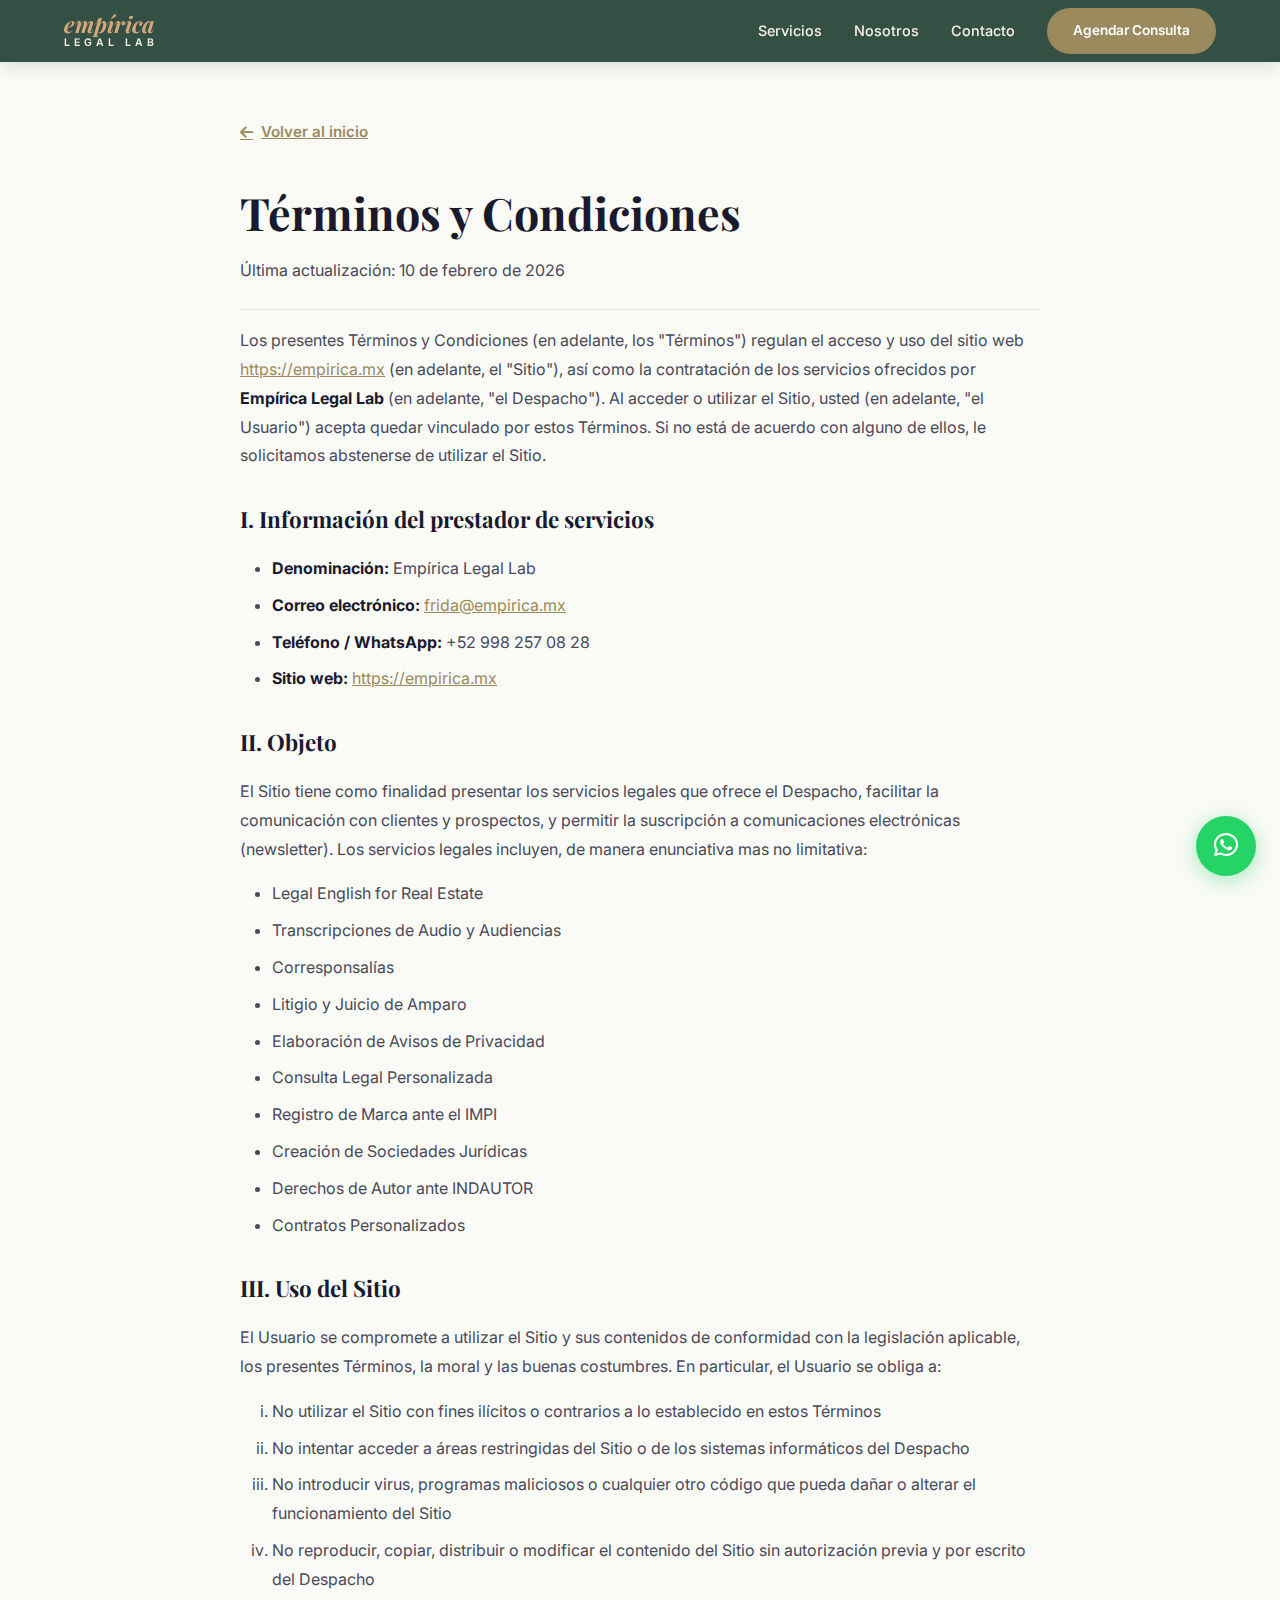
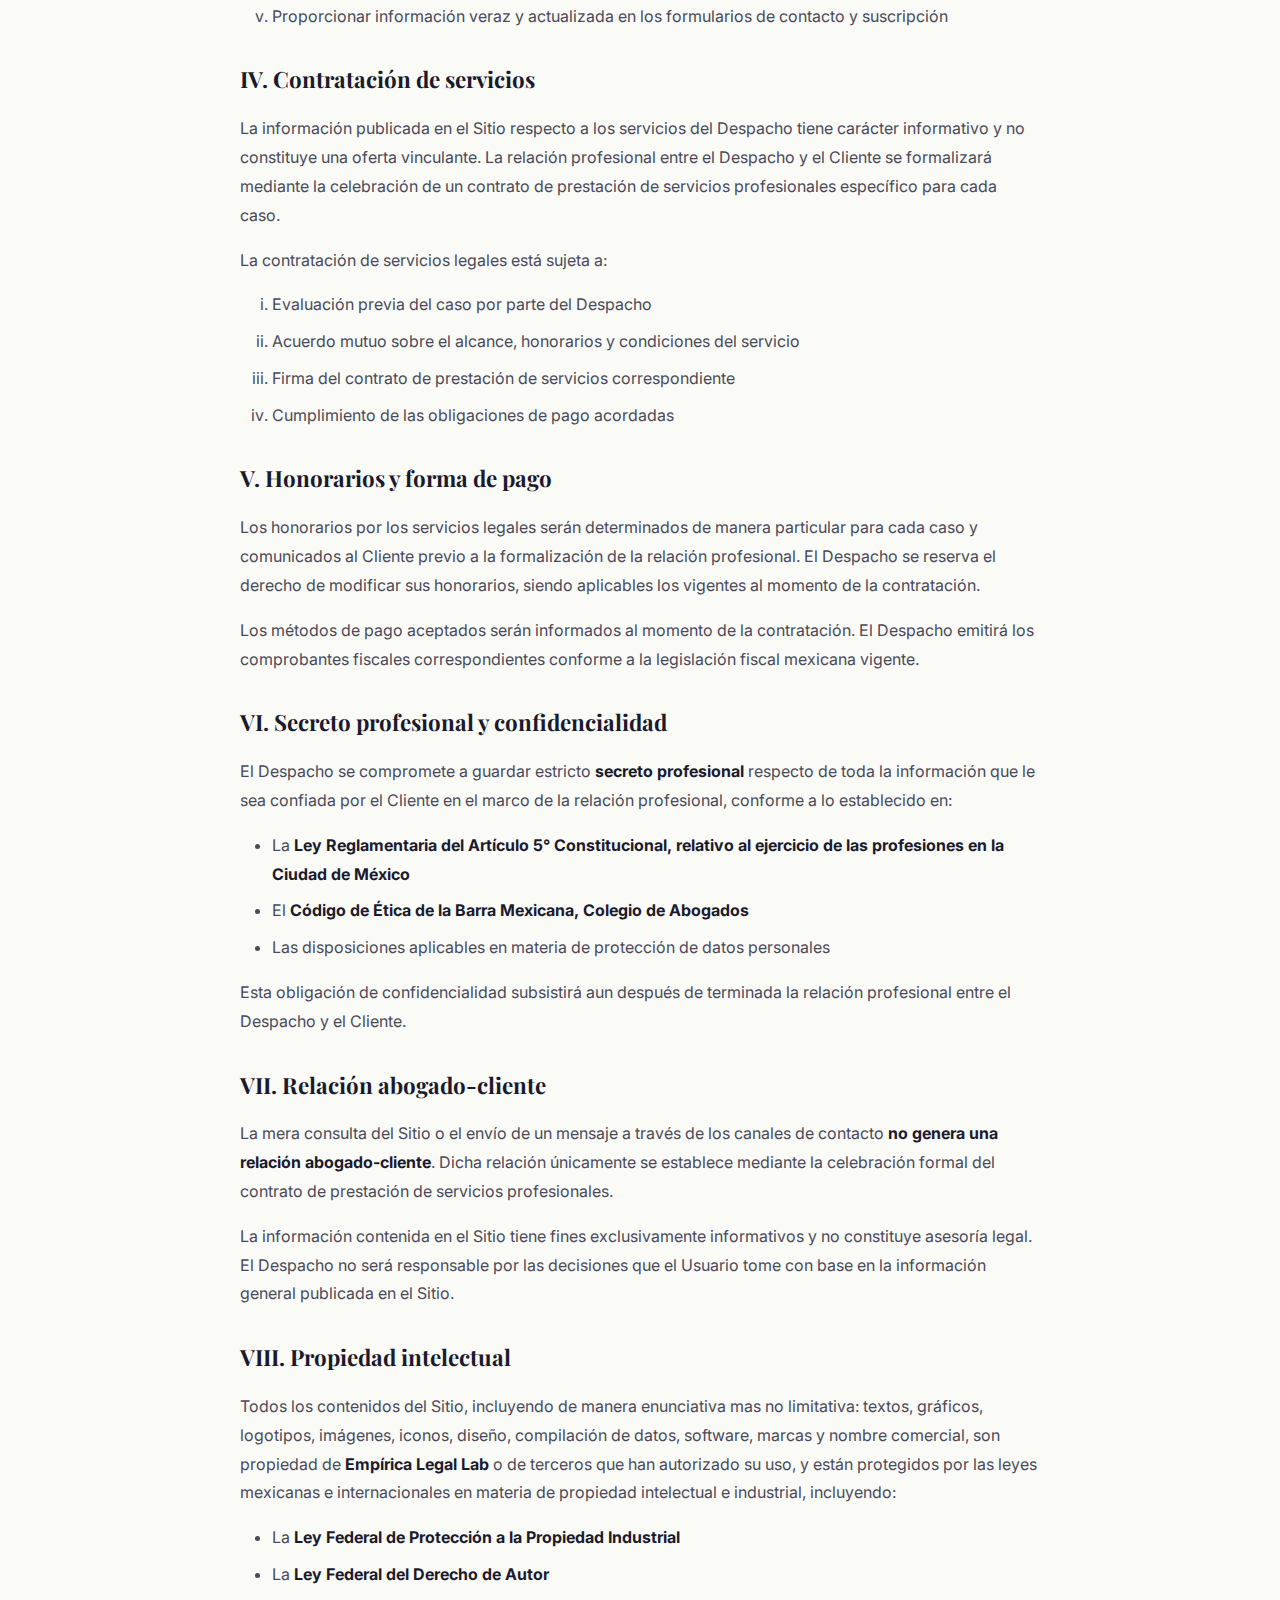
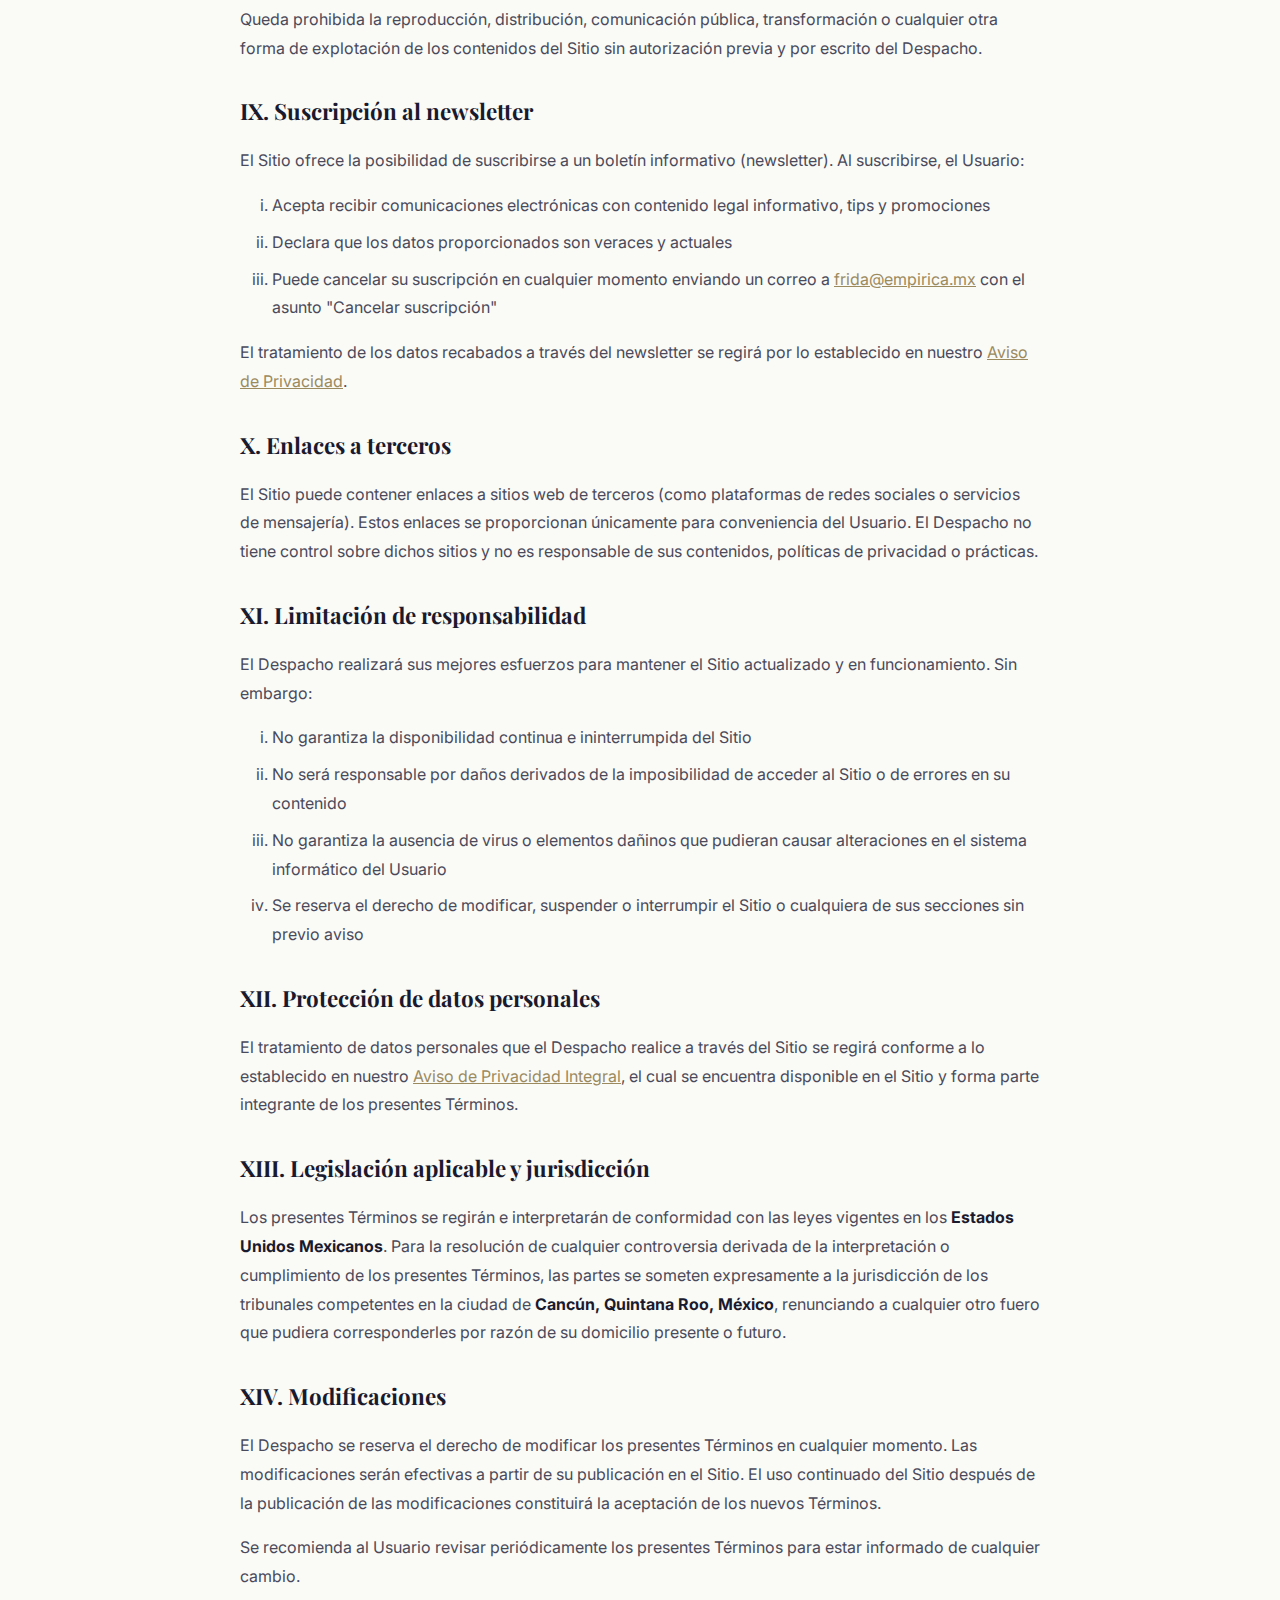
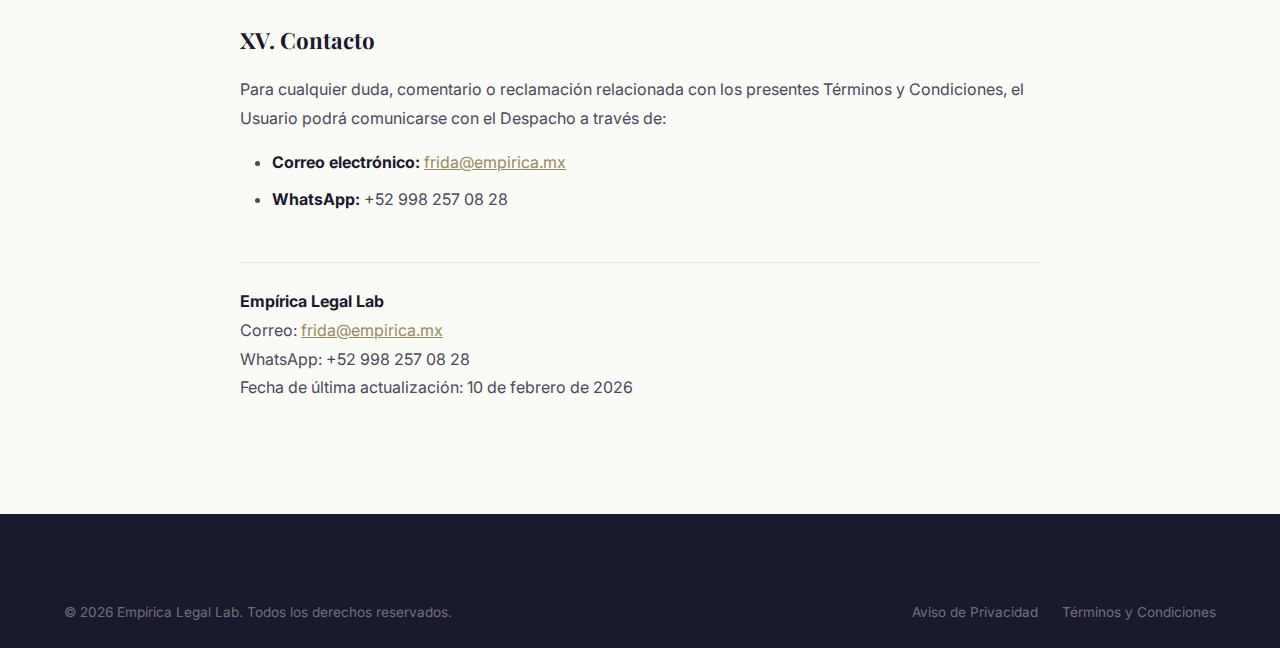
<file: terminos-y-condiciones.html>
<!DOCTYPE html>
<html lang="es">
<head>
    <meta charset="UTF-8">
    <meta name="viewport" content="width=device-width, initial-scale=1.0">
    <title>Términos y Condiciones — Empírica Legal Lab</title>
    <meta name="description" content="Términos y Condiciones de uso del sitio web y servicios de Empírica Legal Lab.">
    <meta name="robots" content="index, follow">
    <link rel="canonical" href="https://empirica.mx/terminos-y-condiciones.html">

    <link rel="icon" type="image/png" href="assets/images/logo/favicon.png">
    <link rel="preconnect" href="https://fonts.googleapis.com">
    <link rel="preconnect" href="https://fonts.gstatic.com" crossorigin>
    <link href="https://fonts.googleapis.com/css2?family=Playfair+Display:ital,wght@0,400;0,600;0,700;1,400&family=Inter:wght@300;400;500;600;700&display=swap" rel="stylesheet">
    <link rel="stylesheet" href="https://cdnjs.cloudflare.com/ajax/libs/font-awesome/6.5.1/css/all.min.css">
    <link rel="stylesheet" href="css/styles.css">
    <style>
        .legal-page { padding: 120px 0 var(--spacing-4xl); background: var(--color-bg); }
        .legal-content { max-width: 800px; margin: 0 auto; }
        .legal-content h1 {
            font-family: var(--font-serif);
            font-size: clamp(2rem, 4vw, 2.8rem);
            color: var(--color-text-dark);
            margin-bottom: var(--spacing-sm);
        }
        .legal-date {
            font-size: 0.9rem;
            color: var(--color-text-mid);
            margin-bottom: var(--spacing-2xl);
            padding-bottom: var(--spacing-lg);
            border-bottom: 1px solid rgba(0,0,0,0.08);
        }
        .legal-content h2 {
            font-family: var(--font-serif);
            font-size: 1.4rem;
            color: var(--color-text-dark);
            margin-top: var(--spacing-xl);
            margin-bottom: var(--spacing-md);
        }
        .legal-content h3 {
            font-family: var(--font-sans);
            font-size: 1.1rem;
            font-weight: 600;
            color: var(--color-text-dark);
            margin-top: var(--spacing-lg);
            margin-bottom: var(--spacing-sm);
        }
        .legal-content p, .legal-content li {
            font-size: 1rem;
            color: var(--color-text-mid);
            line-height: 1.8;
            margin-bottom: var(--spacing-md);
        }
        .legal-content ul, .legal-content ol {
            list-style: disc;
            padding-left: var(--spacing-xl);
            margin-bottom: var(--spacing-md);
        }
        .legal-content ol { list-style: lower-roman; }
        .legal-content li { margin-bottom: var(--spacing-sm); }
        .legal-content a { color: var(--color-gold); text-decoration: underline; }
        .legal-content a:hover { color: var(--color-gold-light); }
        .legal-content strong { color: var(--color-text-dark); }
        .legal-back {
            display: inline-flex;
            align-items: center;
            gap: var(--spacing-sm);
            margin-bottom: var(--spacing-xl);
            color: var(--color-gold);
            font-weight: 600;
            font-size: 0.95rem;
        }
        .legal-back:hover { color: var(--color-gold-light); }
    </style>
</head>
<body>

    <!-- NAVBAR -->
    <nav class="navbar scrolled" id="navbar">
        <div class="container navbar-inner">
            <a href="index.html" class="navbar-brand">
                <span class="brand-empirica">empírica</span>
                <span class="brand-legal">LEGAL LAB</span>
            </a>
            <div class="navbar-links" id="nav-links">
                <a href="index.html#servicios">Servicios</a>
                <a href="index.html#nosotros">Nosotros</a>
                <a href="index.html#contacto">Contacto</a>
                <a href="index.html#consulta" class="btn btn-nav">Agendar Consulta</a>
            </div>
            <button class="navbar-toggle" id="nav-toggle" aria-label="Abrir menú">
                <i class="fas fa-bars"></i>
            </button>
        </div>
    </nav>

    <!-- CONTENIDO -->
    <section class="legal-page">
        <div class="container">
            <div class="legal-content">

                <a href="index.html" class="legal-back"><i class="fas fa-arrow-left"></i> Volver al inicio</a>

                <h1>Términos y Condiciones</h1>
                <p class="legal-date">Última actualización: 10 de febrero de 2026</p>

                <p>Los presentes Términos y Condiciones (en adelante, los "Términos") regulan el acceso y uso del sitio web <a href="https://empirica.mx">https://empirica.mx</a> (en adelante, el "Sitio"), así como la contratación de los servicios ofrecidos por <strong>Empírica Legal Lab</strong> (en adelante, "el Despacho"). Al acceder o utilizar el Sitio, usted (en adelante, "el Usuario") acepta quedar vinculado por estos Términos. Si no está de acuerdo con alguno de ellos, le solicitamos abstenerse de utilizar el Sitio.</p>

                <h2>I. Información del prestador de servicios</h2>
                <ul>
                    <li><strong>Denominación:</strong> Empírica Legal Lab</li>
                    <li><strong>Correo electrónico:</strong> <a href="mailto:frida@empirica.mx">frida@empirica.mx</a></li>
                    <li><strong>Teléfono / WhatsApp:</strong> +52 998 257 08 28</li>
                    <li><strong>Sitio web:</strong> <a href="https://empirica.mx">https://empirica.mx</a></li>
                </ul>

                <h2>II. Objeto</h2>
                <p>El Sitio tiene como finalidad presentar los servicios legales que ofrece el Despacho, facilitar la comunicación con clientes y prospectos, y permitir la suscripción a comunicaciones electrónicas (newsletter). Los servicios legales incluyen, de manera enunciativa mas no limitativa:</p>
                <ul>
                    <li>Legal English for Real Estate</li>
                    <li>Transcripciones de Audio y Audiencias</li>
                    <li>Corresponsalías</li>
                    <li>Litigio y Juicio de Amparo</li>
                    <li>Elaboración de Avisos de Privacidad</li>
                    <li>Consulta Legal Personalizada</li>
                    <li>Registro de Marca ante el IMPI</li>
                    <li>Creación de Sociedades Jurídicas</li>
                    <li>Derechos de Autor ante INDAUTOR</li>
                    <li>Contratos Personalizados</li>
                </ul>

                <h2>III. Uso del Sitio</h2>
                <p>El Usuario se compromete a utilizar el Sitio y sus contenidos de conformidad con la legislación aplicable, los presentes Términos, la moral y las buenas costumbres. En particular, el Usuario se obliga a:</p>
                <ol>
                    <li>No utilizar el Sitio con fines ilícitos o contrarios a lo establecido en estos Términos</li>
                    <li>No intentar acceder a áreas restringidas del Sitio o de los sistemas informáticos del Despacho</li>
                    <li>No introducir virus, programas maliciosos o cualquier otro código que pueda dañar o alterar el funcionamiento del Sitio</li>
                    <li>No reproducir, copiar, distribuir o modificar el contenido del Sitio sin autorización previa y por escrito del Despacho</li>
                    <li>Proporcionar información veraz y actualizada en los formularios de contacto y suscripción</li>
                </ol>

                <h2>IV. Contratación de servicios</h2>
                <p>La información publicada en el Sitio respecto a los servicios del Despacho tiene carácter informativo y no constituye una oferta vinculante. La relación profesional entre el Despacho y el Cliente se formalizará mediante la celebración de un contrato de prestación de servicios profesionales específico para cada caso.</p>
                <p>La contratación de servicios legales está sujeta a:</p>
                <ol>
                    <li>Evaluación previa del caso por parte del Despacho</li>
                    <li>Acuerdo mutuo sobre el alcance, honorarios y condiciones del servicio</li>
                    <li>Firma del contrato de prestación de servicios correspondiente</li>
                    <li>Cumplimiento de las obligaciones de pago acordadas</li>
                </ol>

                <h2>V. Honorarios y forma de pago</h2>
                <p>Los honorarios por los servicios legales serán determinados de manera particular para cada caso y comunicados al Cliente previo a la formalización de la relación profesional. El Despacho se reserva el derecho de modificar sus honorarios, siendo aplicables los vigentes al momento de la contratación.</p>
                <p>Los métodos de pago aceptados serán informados al momento de la contratación. El Despacho emitirá los comprobantes fiscales correspondientes conforme a la legislación fiscal mexicana vigente.</p>

                <h2>VI. Secreto profesional y confidencialidad</h2>
                <p>El Despacho se compromete a guardar estricto <strong>secreto profesional</strong> respecto de toda la información que le sea confiada por el Cliente en el marco de la relación profesional, conforme a lo establecido en:</p>
                <ul>
                    <li>La <strong>Ley Reglamentaria del Artículo 5° Constitucional, relativo al ejercicio de las profesiones en la Ciudad de México</strong></li>
                    <li>El <strong>Código de Ética de la Barra Mexicana, Colegio de Abogados</strong></li>
                    <li>Las disposiciones aplicables en materia de protección de datos personales</li>
                </ul>
                <p>Esta obligación de confidencialidad subsistirá aun después de terminada la relación profesional entre el Despacho y el Cliente.</p>

                <h2>VII. Relación abogado-cliente</h2>
                <p>La mera consulta del Sitio o el envío de un mensaje a través de los canales de contacto <strong>no genera una relación abogado-cliente</strong>. Dicha relación únicamente se establece mediante la celebración formal del contrato de prestación de servicios profesionales.</p>
                <p>La información contenida en el Sitio tiene fines exclusivamente informativos y no constituye asesoría legal. El Despacho no será responsable por las decisiones que el Usuario tome con base en la información general publicada en el Sitio.</p>

                <h2>VIII. Propiedad intelectual</h2>
                <p>Todos los contenidos del Sitio, incluyendo de manera enunciativa mas no limitativa: textos, gráficos, logotipos, imágenes, iconos, diseño, compilación de datos, software, marcas y nombre comercial, son propiedad de <strong>Empírica Legal Lab</strong> o de terceros que han autorizado su uso, y están protegidos por las leyes mexicanas e internacionales en materia de propiedad intelectual e industrial, incluyendo:</p>
                <ul>
                    <li>La <strong>Ley Federal de Protección a la Propiedad Industrial</strong></li>
                    <li>La <strong>Ley Federal del Derecho de Autor</strong></li>
                </ul>
                <p>Queda prohibida la reproducción, distribución, comunicación pública, transformación o cualquier otra forma de explotación de los contenidos del Sitio sin autorización previa y por escrito del Despacho.</p>

                <h2>IX. Suscripción al newsletter</h2>
                <p>El Sitio ofrece la posibilidad de suscribirse a un boletín informativo (newsletter). Al suscribirse, el Usuario:</p>
                <ol>
                    <li>Acepta recibir comunicaciones electrónicas con contenido legal informativo, tips y promociones</li>
                    <li>Declara que los datos proporcionados son veraces y actuales</li>
                    <li>Puede cancelar su suscripción en cualquier momento enviando un correo a <a href="mailto:frida@empirica.mx">frida@empirica.mx</a> con el asunto "Cancelar suscripción"</li>
                </ol>
                <p>El tratamiento de los datos recabados a través del newsletter se regirá por lo establecido en nuestro <a href="aviso-de-privacidad.html">Aviso de Privacidad</a>.</p>

                <h2>X. Enlaces a terceros</h2>
                <p>El Sitio puede contener enlaces a sitios web de terceros (como plataformas de redes sociales o servicios de mensajería). Estos enlaces se proporcionan únicamente para conveniencia del Usuario. El Despacho no tiene control sobre dichos sitios y no es responsable de sus contenidos, políticas de privacidad o prácticas.</p>

                <h2>XI. Limitación de responsabilidad</h2>
                <p>El Despacho realizará sus mejores esfuerzos para mantener el Sitio actualizado y en funcionamiento. Sin embargo:</p>
                <ol>
                    <li>No garantiza la disponibilidad continua e ininterrumpida del Sitio</li>
                    <li>No será responsable por daños derivados de la imposibilidad de acceder al Sitio o de errores en su contenido</li>
                    <li>No garantiza la ausencia de virus o elementos dañinos que pudieran causar alteraciones en el sistema informático del Usuario</li>
                    <li>Se reserva el derecho de modificar, suspender o interrumpir el Sitio o cualquiera de sus secciones sin previo aviso</li>
                </ol>

                <h2>XII. Protección de datos personales</h2>
                <p>El tratamiento de datos personales que el Despacho realice a través del Sitio se regirá conforme a lo establecido en nuestro <a href="aviso-de-privacidad.html">Aviso de Privacidad Integral</a>, el cual se encuentra disponible en el Sitio y forma parte integrante de los presentes Términos.</p>

                <h2>XIII. Legislación aplicable y jurisdicción</h2>
                <p>Los presentes Términos se regirán e interpretarán de conformidad con las leyes vigentes en los <strong>Estados Unidos Mexicanos</strong>. Para la resolución de cualquier controversia derivada de la interpretación o cumplimiento de los presentes Términos, las partes se someten expresamente a la jurisdicción de los tribunales competentes en la ciudad de <strong>Cancún, Quintana Roo, México</strong>, renunciando a cualquier otro fuero que pudiera corresponderles por razón de su domicilio presente o futuro.</p>

                <h2>XIV. Modificaciones</h2>
                <p>El Despacho se reserva el derecho de modificar los presentes Términos en cualquier momento. Las modificaciones serán efectivas a partir de su publicación en el Sitio. El uso continuado del Sitio después de la publicación de las modificaciones constituirá la aceptación de los nuevos Términos.</p>
                <p>Se recomienda al Usuario revisar periódicamente los presentes Términos para estar informado de cualquier cambio.</p>

                <h2>XV. Contacto</h2>
                <p>Para cualquier duda, comentario o reclamación relacionada con los presentes Términos y Condiciones, el Usuario podrá comunicarse con el Despacho a través de:</p>
                <ul>
                    <li><strong>Correo electrónico:</strong> <a href="mailto:frida@empirica.mx">frida@empirica.mx</a></li>
                    <li><strong>WhatsApp:</strong> +52 998 257 08 28</li>
                </ul>

                <p style="margin-top: var(--spacing-2xl); padding-top: var(--spacing-lg); border-top: 1px solid rgba(0,0,0,0.08);">
                    <strong>Empírica Legal Lab</strong><br>
                    Correo: <a href="mailto:frida@empirica.mx">frida@empirica.mx</a><br>
                    WhatsApp: +52 998 257 08 28<br>
                    Fecha de última actualización: 10 de febrero de 2026
                </p>

            </div>
        </div>
    </section>

    <!-- FOOTER -->
    <footer class="footer">
        <div class="container">
            <div class="footer-bottom" style="border-top: none;">
                <p>&copy; 2026 Empírica Legal Lab. Todos los derechos reservados.</p>
                <div class="footer-bottom-links">
                    <a href="aviso-de-privacidad.html">Aviso de Privacidad</a>
                    <a href="terminos-y-condiciones.html">Términos y Condiciones</a>
                </div>
            </div>
        </div>
    </footer>

    <a href="https://wa.me/529982570828?text=Hola%2C%20me%20interesa%20conocer%20m%C3%A1s%20sobre%20los%20servicios%20de%20Emp%C3%ADrica%20Legal%20Lab." class="whatsapp-float" target="_blank" rel="noopener" title="Contáctanos por WhatsApp" aria-label="WhatsApp">
        <i class="fab fa-whatsapp"></i>
    </a>

    <script>
        // Mobile menu toggle
        document.getElementById('nav-toggle').addEventListener('click', function() {
            document.getElementById('nav-links').classList.toggle('open');
            this.classList.toggle('active');
        });
    </script>
</body>
</html>
</file>
<file: css/styles.css>
/* ==========================================================
   EMPÍRICA LEGAL LAB — Modern Website Stylesheet
   ========================================================== */

/* ── CSS Custom Properties ── */
:root {
    --color-green-dark: #2D4A3E;
    --color-green-mid: #3A5A4A;
    --color-green-light: #4A6B5A;
    --color-gold: #9B8A5E;
    --color-gold-light: #D4A87C;
    --color-gold-lighter: #C9A882;
    --color-cream: #F5F0E8;
    --color-cream-dark: #EDE5D8;
    --color-text-dark: #1A1A2E;
    --color-text-mid: #4A4A5A;
    --color-text-light: #FFFFFF;
    --color-navy: #1A2744;
    --color-bg: #FAFAF7;
    --color-white: #FFFFFF;
    --color-black: #0D0D0D;
    --color-whatsapp: #25D366;

    --font-serif: 'Playfair Display', Georgia, 'Times New Roman', serif;
    --font-sans: 'Inter', -apple-system, BlinkMacSystemFont, 'Segoe UI', Roboto, sans-serif;

    --spacing-xs: 4px;
    --spacing-sm: 8px;
    --spacing-md: 16px;
    --spacing-lg: 24px;
    --spacing-xl: 32px;
    --spacing-2xl: 48px;
    --spacing-3xl: 64px;
    --spacing-4xl: 96px;

    --radius-sm: 8px;
    --radius-md: 12px;
    --radius-lg: 16px;
    --radius-xl: 24px;
    --radius-pill: 999px;

    --shadow-sm: 0 2px 8px rgba(0, 0, 0, 0.06);
    --shadow-md: 0 4px 16px rgba(0, 0, 0, 0.1);
    --shadow-lg: 0 8px 32px rgba(0, 0, 0, 0.12);
    --shadow-xl: 0 16px 48px rgba(0, 0, 0, 0.16);
    --shadow-gold: 0 4px 24px rgba(155, 138, 94, 0.3);

    --transition-fast: 0.2s ease;
    --transition-base: 0.3s ease;
    --transition-slow: 0.5s ease;
}

/* ── Reset & Base ── */
*, *::before, *::after { margin: 0; padding: 0; box-sizing: border-box; }
html { scroll-behavior: smooth; font-size: 16px; }
body {
    font-family: var(--font-sans);
    color: var(--color-text-dark);
    background-color: var(--color-bg);
    line-height: 1.6;
    -webkit-font-smoothing: antialiased;
    -moz-osx-font-smoothing: grayscale;
    overflow-x: hidden;
}
img { max-width: 100%; height: auto; display: block; }
a { text-decoration: none; color: inherit; transition: color var(--transition-fast); }
ul, ol { list-style: none; }

/* ── Utility ── */
.container { width: 100%; max-width: 1200px; margin: 0 auto; padding: 0 var(--spacing-lg); }
.text-gold { color: var(--color-gold); }

.section-tag {
    display: inline-block;
    font-family: var(--font-sans);
    font-size: 0.8rem;
    font-weight: 600;
    text-transform: uppercase;
    letter-spacing: 3px;
    color: var(--color-gold);
    margin-bottom: var(--spacing-md);
}
.section-tag-light { color: var(--color-gold-light); }

.section-header { text-align: center; margin-bottom: var(--spacing-3xl); }
.section-header h2 {
    font-family: var(--font-serif);
    font-size: clamp(2rem, 4vw, 3rem);
    font-weight: 700;
    color: var(--color-text-dark);
    margin-bottom: var(--spacing-md);
}
.section-header p {
    font-size: 1.1rem;
    color: var(--color-text-mid);
    max-width: 600px;
    margin: 0 auto;
}

/* ── Buttons ── */
.btn {
    display: inline-flex;
    align-items: center;
    gap: var(--spacing-sm);
    font-family: var(--font-sans);
    font-size: 0.95rem;
    font-weight: 600;
    padding: 12px 28px;
    border-radius: var(--radius-pill);
    border: 2px solid transparent;
    cursor: pointer;
    transition: all var(--transition-base);
    white-space: nowrap;
}
.btn i { font-size: 0.9em; }

.btn-primary {
    background: var(--color-gold);
    color: var(--color-white);
    border-color: var(--color-gold);
}
.btn-primary:hover {
    background: var(--color-gold-light);
    border-color: var(--color-gold-light);
    box-shadow: var(--shadow-gold);
    transform: translateY(-2px);
}

.btn-outline {
    background: transparent;
    color: var(--color-cream);
    border-color: var(--color-cream);
}
.btn-outline:hover {
    background: var(--color-cream);
    color: var(--color-green-dark);
    transform: translateY(-2px);
}

.btn-outline-dark {
    background: transparent;
    color: var(--color-text-dark);
    border-color: rgba(0, 0, 0, 0.15);
}
.btn-outline-dark:hover {
    background: var(--color-cream);
    border-color: var(--color-cream-dark);
    transform: translateY(-2px);
}

.btn-gold {
    background: var(--color-gold);
    color: var(--color-white);
    border-color: var(--color-gold);
    width: 100%;
    justify-content: center;
}
.btn-gold:hover {
    background: var(--color-gold-light);
    border-color: var(--color-gold-light);
    box-shadow: var(--shadow-gold);
    transform: translateY(-2px);
}

.btn-nav {
    background: var(--color-gold);
    color: var(--color-white);
    border-color: var(--color-gold);
    padding: 10px 24px;
    font-size: 0.85rem;
}
.btn-nav:hover {
    background: var(--color-gold-light);
    border-color: var(--color-gold-light);
}

.btn-lg { padding: 16px 36px; font-size: 1.05rem; }
.btn-block { width: 100%; justify-content: center; }

/* ── Navbar ── */
.navbar {
    position: fixed;
    top: 0; left: 0; right: 0;
    z-index: 1000;
    padding: var(--spacing-md) 0;
    transition: all var(--transition-base);
}
.navbar.scrolled {
    background: rgba(45, 74, 62, 0.97);
    backdrop-filter: blur(12px);
    -webkit-backdrop-filter: blur(12px);
    box-shadow: 0 2px 20px rgba(0, 0, 0, 0.15);
    padding: var(--spacing-sm) 0;
}
.navbar-inner { display: flex; align-items: center; justify-content: space-between; }

.navbar-brand { display: flex; flex-direction: column; line-height: 1; gap: 2px; }
.brand-empirica {
    font-family: var(--font-serif);
    font-size: 1.4rem;
    font-weight: 700;
    color: var(--color-gold-light);
    font-style: italic;
}
.brand-legal {
    font-family: var(--font-sans);
    font-size: 0.65rem;
    font-weight: 600;
    letter-spacing: 4px;
    color: var(--color-cream);
    text-transform: uppercase;
}

.navbar-links { display: flex; align-items: center; gap: var(--spacing-xl); }
.navbar-links a:not(.btn) {
    color: var(--color-cream);
    font-size: 0.9rem;
    font-weight: 500;
    position: relative;
}
.navbar-links a:not(.btn)::after {
    content: '';
    position: absolute;
    bottom: -4px; left: 0;
    width: 0; height: 2px;
    background: var(--color-gold);
    transition: width var(--transition-base);
}
.navbar-links a:not(.btn):hover::after { width: 100%; }

.navbar-toggle {
    display: none;
    background: none;
    border: none;
    color: var(--color-cream);
    font-size: 1.4rem;
    cursor: pointer;
    padding: var(--spacing-sm);
}

/* ── Hero ── */
.hero {
    position: relative;
    min-height: 100vh;
    display: flex;
    align-items: center;
    justify-content: center;
    background: linear-gradient(135deg, var(--color-green-dark) 0%, #1E3A2F 50%, var(--color-navy) 100%);
    overflow: hidden;
}
.hero-bg-shapes { position: absolute; inset: 0; overflow: hidden; pointer-events: none; }
.shape { position: absolute; border-radius: 50%; opacity: 0.08; }
.shape-1 {
    width: 600px; height: 600px;
    background: var(--color-gold);
    top: -200px; right: -100px;
    animation: float 15s ease-in-out infinite;
}
.shape-2 {
    width: 400px; height: 400px;
    background: var(--color-gold-light);
    bottom: -100px; left: -100px;
    animation: float 20s ease-in-out infinite reverse;
}
.shape-3 {
    width: 250px; height: 250px;
    background: var(--color-cream);
    top: 40%; left: 60%;
    animation: float 12s ease-in-out infinite 3s;
}
@keyframes float {
    0%, 100% { transform: translate(0, 0) scale(1); }
    25% { transform: translate(30px, -30px) scale(1.05); }
    50% { transform: translate(-20px, 20px) scale(0.95); }
    75% { transform: translate(15px, 15px) scale(1.02); }
}

.hero-content { position: relative; text-align: center; z-index: 2; padding: var(--spacing-4xl) 0; }
.hero-logo-wrapper { margin-bottom: var(--spacing-xl); }
.hero-logo-img { max-width: 180px; margin: 0 auto; border-radius: var(--radius-lg); }
.hero-logo-fallback { display: flex; flex-direction: column; align-items: center; gap: var(--spacing-xs); }
.logo-icon {
    width: 80px; height: 80px;
    display: flex; align-items: center; justify-content: center;
    border-radius: var(--radius-lg);
    background: rgba(155, 138, 94, 0.15);
    border: 2px solid var(--color-gold);
    margin-bottom: var(--spacing-md);
}
.logo-icon i { font-size: 2rem; color: var(--color-gold); }
.brand-lg .brand-empirica, .brand-empirica.brand-lg { font-size: 2.5rem; color: var(--color-gold-light); }
.brand-lg .brand-legal, .brand-legal.brand-lg { font-size: 0.9rem; letter-spacing: 6px; color: var(--color-cream); }

.hero-title {
    font-family: var(--font-serif);
    font-size: clamp(2.5rem, 6vw, 4.5rem);
    font-weight: 700;
    color: var(--color-cream);
    line-height: 1.15;
    margin-bottom: var(--spacing-lg);
}
.hero-tagline {
    font-size: clamp(1.1rem, 2vw, 1.35rem);
    color: rgba(245, 240, 232, 0.8);
    font-weight: 300;
    margin-bottom: var(--spacing-2xl);
    letter-spacing: 0.5px;
}
.hero-ctas { display: flex; gap: var(--spacing-md); justify-content: center; flex-wrap: wrap; margin-bottom: var(--spacing-2xl); }
.hero-social { display: flex; gap: var(--spacing-lg); justify-content: center; }
.hero-social a {
    width: 48px; height: 48px;
    display: flex; align-items: center; justify-content: center;
    border-radius: 50%;
    border: 1.5px solid rgba(245, 240, 232, 0.3);
    color: var(--color-cream);
    transition: all var(--transition-base);
    font-size: 1.1rem;
}
.hero-social a:hover {
    border-color: var(--color-gold);
    color: var(--color-gold);
    background: rgba(155, 138, 94, 0.1);
    transform: translateY(-3px);
}

.hero-scroll-indicator {
    position: absolute;
    bottom: var(--spacing-xl);
    left: 50%;
    transform: translateX(-50%);
    z-index: 2;
}
.hero-scroll-indicator a { color: rgba(245, 240, 232, 0.5); font-size: 1.5rem; animation: bounce 2s infinite; }
@keyframes bounce {
    0%, 100% { transform: translateY(0); }
    50% { transform: translateY(8px); }
}

/* ── Services ── */
.services { padding: var(--spacing-4xl) 0; background: var(--color-bg); }

/* Service Category Tabs */
.services-tabs {
    display: flex;
    justify-content: center;
    gap: var(--spacing-sm);
    margin-bottom: var(--spacing-2xl);
    flex-wrap: wrap;
}
.services-tab {
    display: inline-flex;
    align-items: center;
    gap: var(--spacing-sm);
    padding: 14px 28px;
    font-family: var(--font-sans);
    font-size: 0.95rem;
    font-weight: 600;
    color: var(--color-text-mid);
    background: var(--color-white);
    border: 2px solid rgba(0, 0, 0, 0.08);
    border-radius: var(--radius-pill);
    cursor: pointer;
    transition: all var(--transition-base);
}
.services-tab i { font-size: 0.9em; }
.services-tab:hover {
    color: var(--color-gold);
    border-color: var(--color-gold);
    background: var(--color-white);
    transform: translateY(-2px);
    box-shadow: var(--shadow-sm);
}
.services-tab.active {
    color: var(--color-white);
    background: var(--color-green-dark);
    border-color: var(--color-green-dark);
    box-shadow: var(--shadow-md);
}

/* Service Categories */
.services-category {
    display: none;
    animation: fadeInCategory 0.4s ease;
}
.services-category.active { display: block; }
@keyframes fadeInCategory {
    from { opacity: 0; transform: translateY(12px); }
    to { opacity: 1; transform: translateY(0); }
}

.category-intro {
    text-align: center;
    max-width: 720px;
    margin: 0 auto var(--spacing-2xl);
}
.category-intro h3 {
    font-family: var(--font-serif);
    font-size: clamp(1.5rem, 3vw, 2rem);
    font-weight: 700;
    color: var(--color-text-dark);
    margin-bottom: var(--spacing-md);
}
.category-intro p {
    font-size: 1.05rem;
    color: var(--color-text-mid);
    line-height: 1.7;
}
.category-intro-enterprise {
    max-width: 800px;
}
.enterprise-badge {
    display: inline-flex;
    align-items: center;
    gap: var(--spacing-sm);
    padding: 6px 16px;
    font-size: 0.75rem;
    font-weight: 700;
    text-transform: uppercase;
    letter-spacing: 2px;
    color: var(--color-gold);
    background: rgba(155, 138, 94, 0.1);
    border: 1px solid rgba(155, 138, 94, 0.25);
    border-radius: var(--radius-pill);
    margin-bottom: var(--spacing-md);
}

/* Enterprise Banner */
.enterprise-banner {
    background: linear-gradient(135deg, var(--color-green-dark) 0%, #1E3A2F 50%, var(--color-navy) 100%);
    border-radius: var(--radius-xl);
    padding: var(--spacing-2xl) var(--spacing-xl);
    margin-bottom: var(--spacing-2xl);
    position: relative;
    overflow: hidden;
}
.enterprise-banner::before {
    content: '';
    position: absolute;
    inset: 0;
    background-image: radial-gradient(circle at 10% 50%, rgba(155, 138, 94, 0.1) 0%, transparent 50%),
                       radial-gradient(circle at 90% 50%, rgba(155, 138, 94, 0.06) 0%, transparent 50%);
    pointer-events: none;
}
.enterprise-banner-content {
    position: relative;
    display: flex;
    align-items: center;
    gap: var(--spacing-xl);
    z-index: 2;
}
.enterprise-banner-icon {
    width: 72px;
    height: 72px;
    display: flex;
    align-items: center;
    justify-content: center;
    background: rgba(155, 138, 94, 0.15);
    border: 1.5px solid rgba(155, 138, 94, 0.3);
    border-radius: var(--radius-lg);
    flex-shrink: 0;
}
.enterprise-banner-icon i {
    font-size: 1.8rem;
    color: var(--color-gold-light);
}
.enterprise-banner-text {
    flex: 1;
}
.enterprise-banner-text h4 {
    font-family: var(--font-serif);
    font-size: 1.25rem;
    font-weight: 700;
    color: var(--color-cream);
    margin-bottom: var(--spacing-sm);
    line-height: 1.3;
}
.enterprise-banner-text p {
    font-size: 0.95rem;
    color: rgba(245, 240, 232, 0.75);
    line-height: 1.6;
}
.enterprise-banner .btn-primary {
    flex-shrink: 0;
    white-space: nowrap;
}

/* Enterprise Service Card */
.service-card-enterprise {
    border: 2px solid var(--color-gold);
    position: relative;
}
.service-card-enterprise::before {
    content: 'Nuevo';
    position: absolute;
    top: var(--spacing-md);
    right: var(--spacing-md);
    background: var(--color-gold);
    color: white;
    font-size: 0.7rem;
    font-weight: 700;
    text-transform: uppercase;
    letter-spacing: 1px;
    padding: 4px 12px;
    border-radius: var(--radius-pill);
    z-index: 2;
}
.service-visual-enterprise {
    background: linear-gradient(135deg, var(--color-green-dark) 0%, var(--color-navy) 100%) !important;
}
.badge-enterprise {
    background: rgba(155, 138, 94, 0.9);
    color: #1a1a0a;
}

/* Consulta CTA transversal */
.services-consulta-cta {
    margin-top: var(--spacing-2xl);
    padding-top: var(--spacing-2xl);
    border-top: 1px solid rgba(0, 0, 0, 0.06);
}
.consulta-cta-inner {
    display: flex;
    align-items: center;
    gap: var(--spacing-xl);
    background: var(--color-white);
    border: 2px solid var(--color-gold);
    border-radius: var(--radius-xl);
    padding: var(--spacing-xl) var(--spacing-2xl);
    transition: all var(--transition-base);
}
.consulta-cta-inner:hover {
    box-shadow: var(--shadow-gold);
    transform: translateY(-2px);
}
.consulta-cta-icon {
    width: 64px;
    height: 64px;
    display: flex;
    align-items: center;
    justify-content: center;
    background: linear-gradient(135deg, var(--color-gold), var(--color-gold-light));
    border-radius: var(--radius-md);
    flex-shrink: 0;
}
.consulta-cta-icon i {
    font-size: 1.5rem;
    color: var(--color-white);
}
.consulta-cta-text {
    flex: 1;
}
.consulta-cta-text h3 {
    font-family: var(--font-serif);
    font-size: 1.3rem;
    font-weight: 700;
    color: var(--color-text-dark);
    margin-bottom: var(--spacing-xs);
}
.consulta-cta-text p {
    font-size: 0.95rem;
    color: var(--color-text-mid);
    line-height: 1.5;
}
.consulta-cta-inner .btn {
    flex-shrink: 0;
    white-space: nowrap;
}

.services-grid {
    display: grid;
    grid-template-columns: repeat(auto-fill, minmax(300px, 1fr));
    gap: var(--spacing-lg);
}

.service-card {
    background: var(--color-white);
    border-radius: var(--radius-lg);
    overflow: hidden;
    transition: all var(--transition-base);
    border: 1px solid rgba(0, 0, 0, 0.05);
    cursor: pointer;
}
.service-card:hover {
    transform: translateY(-6px);
    box-shadow: var(--shadow-lg);
}
.service-card:focus-visible {
    outline: 3px solid var(--color-gold);
    outline-offset: 2px;
}

.service-card-featured {
    border: 2px solid var(--color-gold);
    position: relative;
}
.service-card-featured::before {
    content: 'Destacado';
    position: absolute;
    top: var(--spacing-md); right: var(--spacing-md);
    background: var(--color-gold);
    color: white;
    font-size: 0.7rem;
    font-weight: 700;
    text-transform: uppercase;
    letter-spacing: 1px;
    padding: 4px 12px;
    border-radius: var(--radius-pill);
    z-index: 2;
}

.service-card-visual {
    position: relative;
    padding: var(--spacing-2xl) var(--spacing-lg);
    background: linear-gradient(135deg, var(--color-green-dark) 0%, var(--color-green-mid) 100%);
    display: flex;
    align-items: center;
    justify-content: center;
    min-height: 160px;
    overflow: hidden;
}

.service-img {
    position: absolute;
    inset: 0;
    width: 100%;
    height: 100%;
    object-fit: cover;
    z-index: 1;
}
.service-img + .service-icon-bg { display: none; }
.service-img[style*="display: none"] + .service-icon-bg { display: flex !important; }

.service-icon-bg {
    width: 72px; height: 72px;
    display: flex; align-items: center; justify-content: center;
    background: rgba(255, 255, 255, 0.1);
    border-radius: var(--radius-md);
    border: 1.5px solid rgba(212, 168, 124, 0.3);
    z-index: 2;
}
.service-icon-bg i { font-size: 1.8rem; color: var(--color-gold-light); }

.service-badge {
    position: absolute;
    top: var(--spacing-md); left: var(--spacing-md);
    font-size: 0.7rem;
    font-weight: 600;
    text-transform: uppercase;
    letter-spacing: 1px;
    padding: 4px 12px;
    border-radius: var(--radius-pill);
    z-index: 3;
}
.badge-digital { background: rgba(100, 200, 160, 0.9); color: #1a4a2e; }
.badge-service { background: rgba(212, 168, 124, 0.9); color: #3a2a10; }
.badge-subscription { background: rgba(130, 170, 255, 0.9); color: #1a2a5a; }
.badge-booking { background: rgba(255, 180, 130, 0.9); color: #5a2a0a; }

.service-card-body { padding: var(--spacing-lg); }
.service-card-body h3 {
    font-family: var(--font-serif);
    font-size: 1.15rem;
    font-weight: 600;
    color: var(--color-text-dark);
    margin-bottom: var(--spacing-sm);
    line-height: 1.3;
}

.service-desc {
    font-size: 0.9rem;
    color: var(--color-text-mid);
    line-height: 1.5;
    margin-bottom: var(--spacing-md);
}

/* ── About ── */
.about { padding: var(--spacing-4xl) 0; background: var(--color-cream); }
.about-grid {
    display: grid;
    grid-template-columns: 1fr 1fr;
    gap: var(--spacing-3xl);
    align-items: center;
}
.about-content h2 {
    font-family: var(--font-serif);
    font-size: clamp(2rem, 4vw, 2.8rem);
    font-weight: 700;
    color: var(--color-text-dark);
    margin-bottom: var(--spacing-lg);
    line-height: 1.2;
}
.about-content p {
    font-size: 1.05rem;
    color: var(--color-text-mid);
    margin-bottom: var(--spacing-md);
    line-height: 1.7;
}
.about-stats {
    display: flex;
    gap: var(--spacing-xl);
    margin-top: var(--spacing-xl);
    padding-top: var(--spacing-xl);
    border-top: 1px solid rgba(0, 0, 0, 0.08);
}
.stat { display: flex; flex-direction: column; }
.stat-number { font-family: var(--font-serif); font-size: 2rem; font-weight: 700; color: var(--color-gold); line-height: 1; }
.stat-label { font-size: 0.85rem; color: var(--color-text-mid); margin-top: var(--spacing-xs); }

.about-image-placeholder {
    position: relative;
    border-radius: var(--radius-xl);
    overflow: hidden;
    background: linear-gradient(135deg, var(--color-green-dark), var(--color-green-mid));
    aspect-ratio: 4/5;
}
.about-image-placeholder img { width: 100%; height: 100%; object-fit: cover; }
.image-fallback {
    display: none;
    flex-direction: column;
    align-items: center;
    justify-content: center;
    width: 100%; height: 100%;
    position: absolute;
    top: 0; left: 0;
    color: var(--color-cream);
    gap: var(--spacing-md);
    padding: var(--spacing-lg);
    text-align: center;
}
.image-fallback i { font-size: 3rem; color: var(--color-gold); opacity: 0.5; }
.image-fallback span { font-size: 1rem; font-weight: 500; opacity: 0.7; }
.image-fallback small { font-size: 0.75rem; opacity: 0.4; font-family: monospace; }

/* ── CTA Section ── */
.cta-section {
    position: relative;
    padding: var(--spacing-4xl) 0;
    background: linear-gradient(135deg, var(--color-gold) 0%, var(--color-gold-light) 50%, var(--color-gold-lighter) 100%);
    overflow: hidden;
}
.cta-bg-pattern {
    position: absolute;
    inset: 0;
    background-image: radial-gradient(circle at 20% 50%, rgba(255,255,255,0.08) 0%, transparent 50%),
                       radial-gradient(circle at 80% 50%, rgba(255,255,255,0.05) 0%, transparent 50%);
}
.cta-content { position: relative; text-align: center; z-index: 2; }
.cta-icon {
    width: 64px; height: 64px;
    display: flex; align-items: center; justify-content: center;
    background: rgba(255, 255, 255, 0.2);
    border-radius: 50%;
    margin: 0 auto var(--spacing-lg);
}
.cta-icon i { font-size: 1.5rem; color: var(--color-white); }
.cta-content h2 {
    font-family: var(--font-serif);
    font-size: clamp(2rem, 4vw, 3rem);
    color: var(--color-white);
    margin-bottom: var(--spacing-md);
}
.cta-content > p {
    font-size: 1.1rem;
    color: rgba(255, 255, 255, 0.9);
    max-width: 600px;
    margin: 0 auto var(--spacing-xl);
}
.cta-section .btn-primary {
    background: var(--color-white);
    color: var(--color-gold);
    border-color: var(--color-white);
    font-size: 1.1rem;
    padding: 18px 40px;
}
.cta-section .btn-primary:hover {
    background: var(--color-cream);
    border-color: var(--color-cream);
    box-shadow: var(--shadow-lg);
    transform: translateY(-3px);
}
.cta-note { margin-top: var(--spacing-md); font-size: 0.85rem; color: rgba(255, 255, 255, 0.7); }

/* ── Newsletter ── */
.newsletter { padding: var(--spacing-4xl) 0; background: linear-gradient(135deg, var(--color-green-dark) 0%, #1E3A2F 100%); }
.newsletter-inner {
    display: grid;
    grid-template-columns: 1fr 1fr;
    gap: var(--spacing-3xl);
    align-items: center;
}
.newsletter-text h2 {
    font-family: var(--font-serif);
    font-size: clamp(1.8rem, 3.5vw, 2.5rem);
    color: var(--color-cream);
    margin-bottom: var(--spacing-md);
    line-height: 1.25;
}
.newsletter-text p { color: rgba(245, 240, 232, 0.7); font-size: 1.05rem; line-height: 1.7; }

.newsletter-form { display: flex; flex-direction: column; gap: var(--spacing-md); }
.newsletter-form .form-group { position: relative; }
.newsletter-form input {
    width: 100%;
    padding: 16px 20px;
    font-family: var(--font-sans);
    font-size: 1rem;
    background: rgba(255, 255, 255, 0.1);
    border: 1.5px solid rgba(245, 240, 232, 0.2);
    border-radius: var(--radius-md);
    color: var(--color-cream);
    transition: all var(--transition-base);
    outline: none;
}
.newsletter-form input::placeholder { color: rgba(245, 240, 232, 0.5); }
.newsletter-form input:focus {
    border-color: var(--color-gold);
    background: rgba(255, 255, 255, 0.15);
    box-shadow: 0 0 0 3px rgba(155, 138, 94, 0.2);
}
.newsletter-form .btn { margin-top: var(--spacing-sm); }

/* ── Contact ── */
.contact { padding: var(--spacing-4xl) 0; background: var(--color-bg); }
.contact-grid {
    display: grid;
    grid-template-columns: repeat(3, 1fr);
    gap: var(--spacing-lg);
    max-width: 800px;
    margin: 0 auto;
}
.contact-card {
    display: flex;
    flex-direction: column;
    align-items: center;
    text-align: center;
    padding: var(--spacing-2xl) var(--spacing-lg);
    background: var(--color-white);
    border-radius: var(--radius-lg);
    border: 1px solid rgba(0, 0, 0, 0.05);
    transition: all var(--transition-base);
}
.contact-card:hover {
    transform: translateY(-4px);
    box-shadow: var(--shadow-md);
    border-color: var(--color-gold);
}
.contact-card-icon {
    width: 56px; height: 56px;
    display: flex; align-items: center; justify-content: center;
    background: linear-gradient(135deg, var(--color-green-dark), var(--color-green-mid));
    border-radius: var(--radius-md);
    margin-bottom: var(--spacing-md);
}
.contact-card-icon i { font-size: 1.3rem; color: var(--color-gold-light); }
.contact-card h3 { font-family: var(--font-serif); font-size: 1.1rem; font-weight: 600; margin-bottom: var(--spacing-xs); }
.contact-card p { font-size: 0.9rem; color: var(--color-text-mid); }

/* ── Footer ── */
.footer { background: var(--color-text-dark); padding: var(--spacing-3xl) 0 0; }
.footer-top {
    display: grid;
    grid-template-columns: 2fr 1fr 1fr 1fr;
    gap: var(--spacing-xl);
    padding-bottom: var(--spacing-2xl);
    border-bottom: 1px solid rgba(255, 255, 255, 0.08);
}
.footer-brand .brand-empirica { font-size: 1.8rem; }
.footer-brand .brand-legal { font-size: 0.7rem; }
.footer-tagline { color: rgba(245, 240, 232, 0.5); font-size: 0.9rem; margin-top: var(--spacing-md); line-height: 1.6; }

.footer-links h4, .footer-social h4 {
    font-family: var(--font-sans);
    font-size: 0.85rem;
    font-weight: 600;
    color: var(--color-cream);
    text-transform: uppercase;
    letter-spacing: 1px;
    margin-bottom: var(--spacing-md);
}
.footer-links a {
    display: block;
    color: rgba(245, 240, 232, 0.5);
    font-size: 0.9rem;
    padding: var(--spacing-xs) 0;
    transition: color var(--transition-fast);
}
.footer-links a:hover { color: var(--color-gold-light); }

.social-icons { display: flex; gap: var(--spacing-md); }
.social-icons a {
    width: 42px; height: 42px;
    display: flex; align-items: center; justify-content: center;
    border-radius: 50%;
    background: rgba(255, 255, 255, 0.06);
    color: var(--color-cream);
    font-size: 1.1rem;
    transition: all var(--transition-base);
}
.social-icons a:hover { background: var(--color-gold); color: var(--color-white); transform: translateY(-3px); }

.footer-bottom { display: flex; align-items: center; justify-content: space-between; padding: var(--spacing-lg) 0; }
.footer-bottom p { color: rgba(245, 240, 232, 0.4); font-size: 0.85rem; }
.footer-bottom-links { display: flex; gap: var(--spacing-lg); }
.footer-bottom-links a { color: rgba(245, 240, 232, 0.4); font-size: 0.85rem; transition: color var(--transition-fast); }
.footer-bottom-links a:hover { color: var(--color-gold-light); }

/* ── Modals ── */
.modal-overlay {
    position: fixed;
    inset: 0;
    z-index: 2000;
    display: flex;
    align-items: center;
    justify-content: center;
    background: rgba(13, 13, 13, 0.6);
    backdrop-filter: blur(8px);
    -webkit-backdrop-filter: blur(8px);
    opacity: 0;
    pointer-events: none;
    transition: opacity var(--transition-base);
    padding: var(--spacing-lg);
}
.modal-overlay.active { opacity: 1; pointer-events: auto; }

.modal {
    background: var(--color-cream);
    border-radius: var(--radius-xl);
    padding: var(--spacing-2xl);
    max-width: 440px;
    width: 100%;
    position: relative;
    transform: translateY(20px) scale(0.96);
    transition: transform var(--transition-base);
    text-align: center;
}
.modal-overlay.active .modal { transform: translateY(0) scale(1); }

.modal-service {
    max-width: 560px;
    text-align: left;
    max-height: 90vh;
    overflow-y: auto;
}

.modal-close {
    position: absolute;
    top: var(--spacing-md); right: var(--spacing-md);
    width: 36px; height: 36px;
    display: flex; align-items: center; justify-content: center;
    background: rgba(0, 0, 0, 0.06);
    border: none;
    border-radius: 50%;
    font-size: 1.4rem;
    color: var(--color-text-mid);
    cursor: pointer;
    transition: all var(--transition-fast);
    z-index: 10;
}
.modal-close:hover { background: rgba(0, 0, 0, 0.12); color: var(--color-text-dark); }

.modal-icon {
    width: 56px; height: 56px;
    display: flex; align-items: center; justify-content: center;
    background: var(--color-gold);
    border-radius: 50%;
    margin: 0 auto var(--spacing-lg);
}
.modal-icon i { font-size: 1.3rem; color: var(--color-white); }

.modal h3 {
    font-family: var(--font-serif);
    font-size: 1.5rem;
    font-weight: 700;
    color: var(--color-text-dark);
    margin-bottom: var(--spacing-sm);
}
.modal-subtitle { font-size: 1.05rem; font-weight: 600; color: var(--color-gold); margin-bottom: var(--spacing-md); }
.modal p { color: var(--color-text-mid); font-size: 0.95rem; margin-bottom: var(--spacing-lg); line-height: 1.6; }

.modal-form { display: flex; flex-direction: column; gap: var(--spacing-md); }
.modal-form input {
    width: 100%;
    padding: 14px 18px;
    font-family: var(--font-sans);
    font-size: 1rem;
    background: var(--color-white);
    border: 1.5px solid rgba(0, 0, 0, 0.1);
    border-radius: var(--radius-md);
    color: var(--color-text-dark);
    outline: none;
    transition: all var(--transition-base);
}
.modal-form input:focus { border-color: var(--color-gold); box-shadow: 0 0 0 3px rgba(155, 138, 94, 0.15); }
.modal-form input::placeholder { color: rgba(0, 0, 0, 0.35); }
.modal-disclaimer { font-size: 0.8rem !important; color: rgba(0, 0, 0, 0.35) !important; margin-bottom: 0 !important; margin-top: var(--spacing-sm); }

/* ── Service Detail Modal ── */
.service-detail-header {
    display: flex;
    align-items: center;
    gap: var(--spacing-md);
    margin-bottom: var(--spacing-lg);
}
.service-detail-icon {
    width: 56px; height: 56px;
    display: flex; align-items: center; justify-content: center;
    background: linear-gradient(135deg, var(--color-green-dark), var(--color-green-mid));
    border-radius: var(--radius-md);
    flex-shrink: 0;
}
.service-detail-icon i { font-size: 1.3rem; color: var(--color-gold-light); }

.service-badge-inline {
    display: inline-block;
    font-size: 0.75rem;
    font-weight: 600;
    text-transform: uppercase;
    letter-spacing: 1px;
    padding: 6px 14px;
    border-radius: var(--radius-pill);
    background: var(--color-cream-dark);
    color: var(--color-gold);
}

.service-detail h3 {
    font-family: var(--font-serif);
    font-size: 1.6rem;
    font-weight: 700;
    color: var(--color-text-dark);
    margin-bottom: var(--spacing-md);
    line-height: 1.3;
}
.service-detail-desc {
    font-size: 1rem;
    color: var(--color-text-mid);
    line-height: 1.7;
    margin-bottom: var(--spacing-lg);
}

.service-features {
    list-style: none;
    margin-bottom: var(--spacing-xl);
    display: flex;
    flex-direction: column;
    gap: var(--spacing-sm);
}
.service-features li {
    display: flex;
    align-items: flex-start;
    gap: var(--spacing-sm);
    font-size: 0.95rem;
    color: var(--color-text-dark);
    line-height: 1.5;
}
.service-features li i {
    color: var(--color-gold);
    font-size: 0.8rem;
    margin-top: 5px;
    flex-shrink: 0;
}

.service-detail-ctas {
    display: flex;
    flex-direction: column;
    gap: var(--spacing-sm);
}

/* ── WhatsApp Float ── */
.whatsapp-float {
    position: fixed;
    bottom: var(--spacing-lg); right: var(--spacing-lg);
    width: 60px; height: 60px;
    display: flex; align-items: center; justify-content: center;
    background: var(--color-whatsapp);
    border-radius: 50%;
    color: white;
    font-size: 1.7rem;
    box-shadow: 0 4px 20px rgba(37, 211, 102, 0.4);
    z-index: 999;
    transition: all var(--transition-base);
    animation: whatsapp-pulse 3s infinite;
}
.whatsapp-float:hover {
    transform: scale(1.1);
    box-shadow: 0 6px 28px rgba(37, 211, 102, 0.5);
    color: white;
}
@keyframes whatsapp-pulse {
    0%, 100% { box-shadow: 0 4px 20px rgba(37, 211, 102, 0.4); }
    50% { box-shadow: 0 4px 30px rgba(37, 211, 102, 0.6); }
}

/* ── Scroll Animations ── */
.animate-on-scroll {
    opacity: 0;
    transform: translateY(30px);
    transition: opacity 0.6s ease, transform 0.6s ease;
}
.animate-on-scroll.animated { opacity: 1; transform: translateY(0); }

.services-grid .service-card {
    opacity: 0;
    transform: translateY(30px);
    transition: opacity 0.5s ease, transform 0.5s ease;
}
.services-grid .service-card.animated { opacity: 1; transform: translateY(0); }

/* ── Success Message ── */
.form-success {
    display: none;
    align-items: center;
    gap: var(--spacing-sm);
    padding: var(--spacing-md);
    background: rgba(37, 211, 102, 0.15);
    border: 1px solid rgba(37, 211, 102, 0.3);
    border-radius: var(--radius-md);
    color: #1a7a3a;
    font-weight: 500;
    margin-top: var(--spacing-md);
    font-size: 0.9rem;
}
.form-success.visible { display: flex; }

/* ══════════════════════════════════════════════════════════
   RESPONSIVE
   ══════════════════════════════════════════════════════════ */

@media (max-width: 1024px) {
    .footer-top { grid-template-columns: 1fr 1fr; gap: var(--spacing-2xl); }
}

@media (max-width: 768px) {
    .navbar-links {
        position: fixed;
        top: 0; right: -100%;
        width: 280px; height: 100vh;
        background: var(--color-green-dark);
        flex-direction: column;
        align-items: flex-start;
        padding: 80px var(--spacing-xl) var(--spacing-xl);
        gap: var(--spacing-md);
        transition: right var(--transition-base);
        box-shadow: -4px 0 30px rgba(0, 0, 0, 0.3);
        z-index: 1001;
    }
    .navbar-links.open { right: 0; }
    .navbar-links a { font-size: 1.1rem; padding: var(--spacing-sm) 0; }
    .navbar-toggle { display: block; z-index: 1002; }
    .navbar-toggle.active i::before { content: "\f00d"; }

    .hero-title { font-size: 2.5rem; }

    .services-tabs { gap: var(--spacing-xs); }
    .services-tab { padding: 10px 18px; font-size: 0.85rem; }
    .services-tab span { display: none; }
    .services-tab i { font-size: 1.1em; }
    .services-tab.active span { display: inline; }

    .enterprise-banner-content { flex-direction: column; text-align: center; }
    .enterprise-banner-icon { width: 56px; height: 56px; }
    .enterprise-banner-icon i { font-size: 1.4rem; }
    .enterprise-banner .btn-primary { width: 100%; justify-content: center; }

    .consulta-cta-inner { flex-direction: column; text-align: center; padding: var(--spacing-xl) var(--spacing-lg); }
    .consulta-cta-inner .btn { width: 100%; justify-content: center; }

    .services-grid { grid-template-columns: 1fr; max-width: 440px; margin: 0 auto; }

    .about-grid { grid-template-columns: 1fr; gap: var(--spacing-2xl); }
    .about-visual { order: -1; }
    .about-image-placeholder { aspect-ratio: 16/10; }
    .about-stats { flex-wrap: wrap; gap: var(--spacing-lg); }

    .newsletter-inner { grid-template-columns: 1fr; gap: var(--spacing-2xl); text-align: center; }

    .contact-grid { grid-template-columns: 1fr; max-width: 400px; }

    .footer-top { grid-template-columns: 1fr; gap: var(--spacing-2xl); text-align: center; }
    .footer-brand { display: flex; flex-direction: column; align-items: center; }
    .social-icons { justify-content: center; }
    .footer-bottom { flex-direction: column; gap: var(--spacing-md); text-align: center; }
    .footer-bottom-links { gap: var(--spacing-md); }

    .whatsapp-float { width: 52px; height: 52px; font-size: 1.5rem; bottom: var(--spacing-md); right: var(--spacing-md); }
}

@media (max-width: 480px) {
    .container { padding: 0 var(--spacing-md); }
    .hero-ctas { flex-direction: column; align-items: center; }
    .hero-ctas .btn { width: 100%; justify-content: center; }
    .cta-section .btn-primary { font-size: 0.95rem; padding: 16px 28px; }
    .modal { padding: var(--spacing-lg); margin: var(--spacing-md); }
    .modal-service { max-height: 85vh; }
}

@media print {
    .navbar, .whatsapp-float, .modal-overlay, .hero-scroll-indicator { display: none !important; }
    .hero { min-height: auto; padding: 2rem 0; }
    body { color: black; background: white; }
}
</file>
